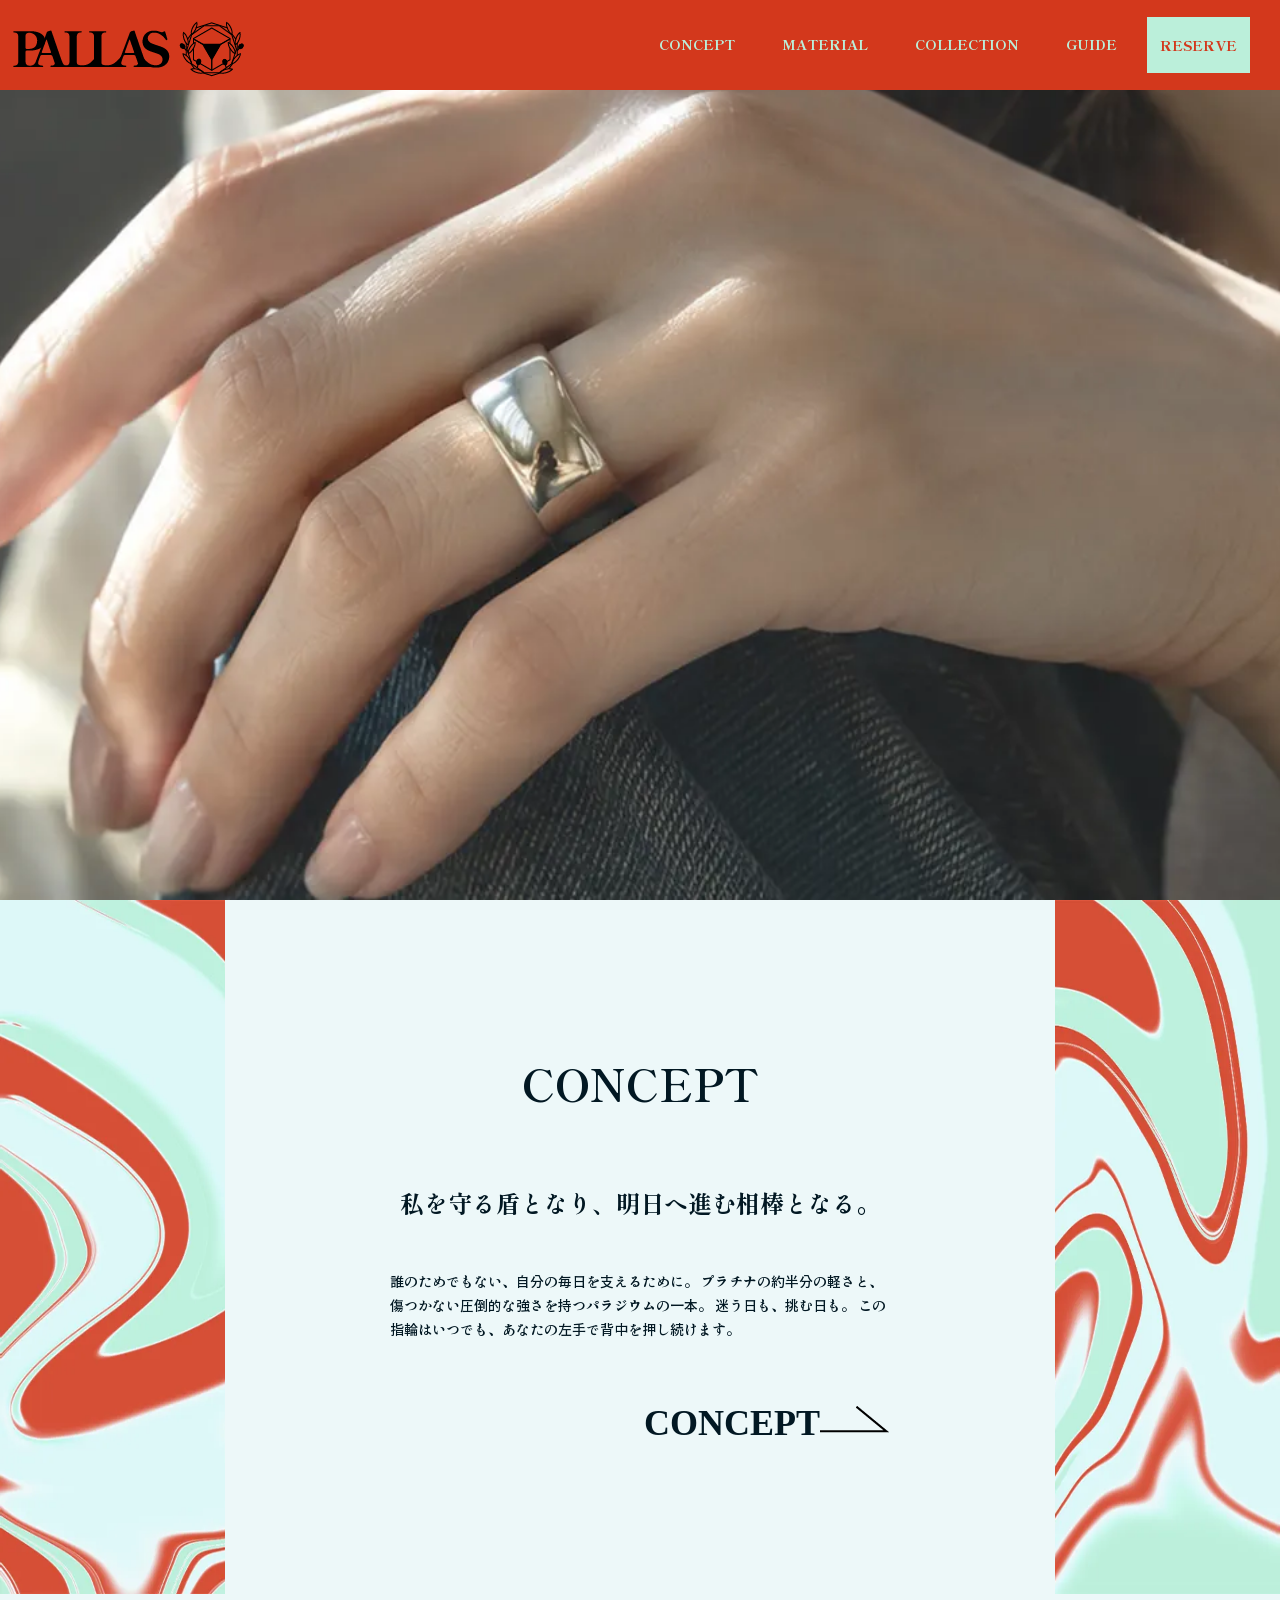
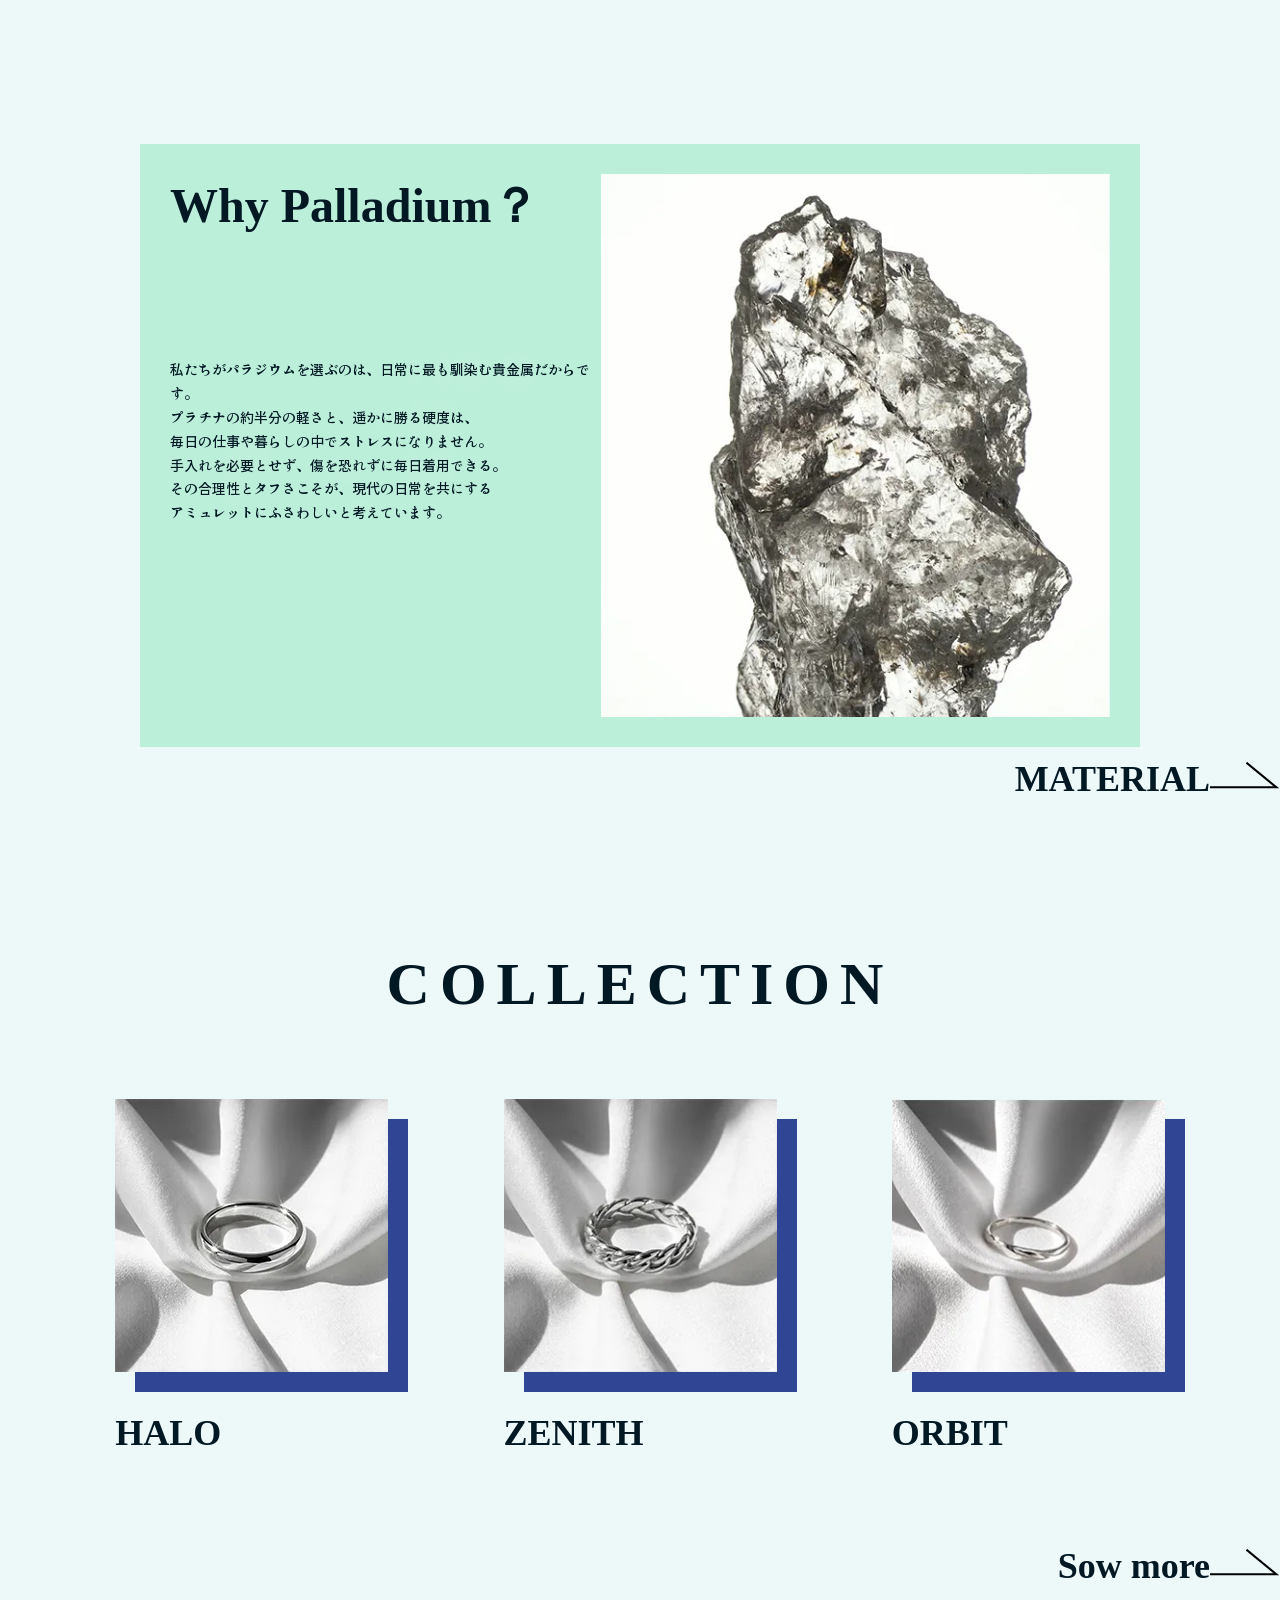
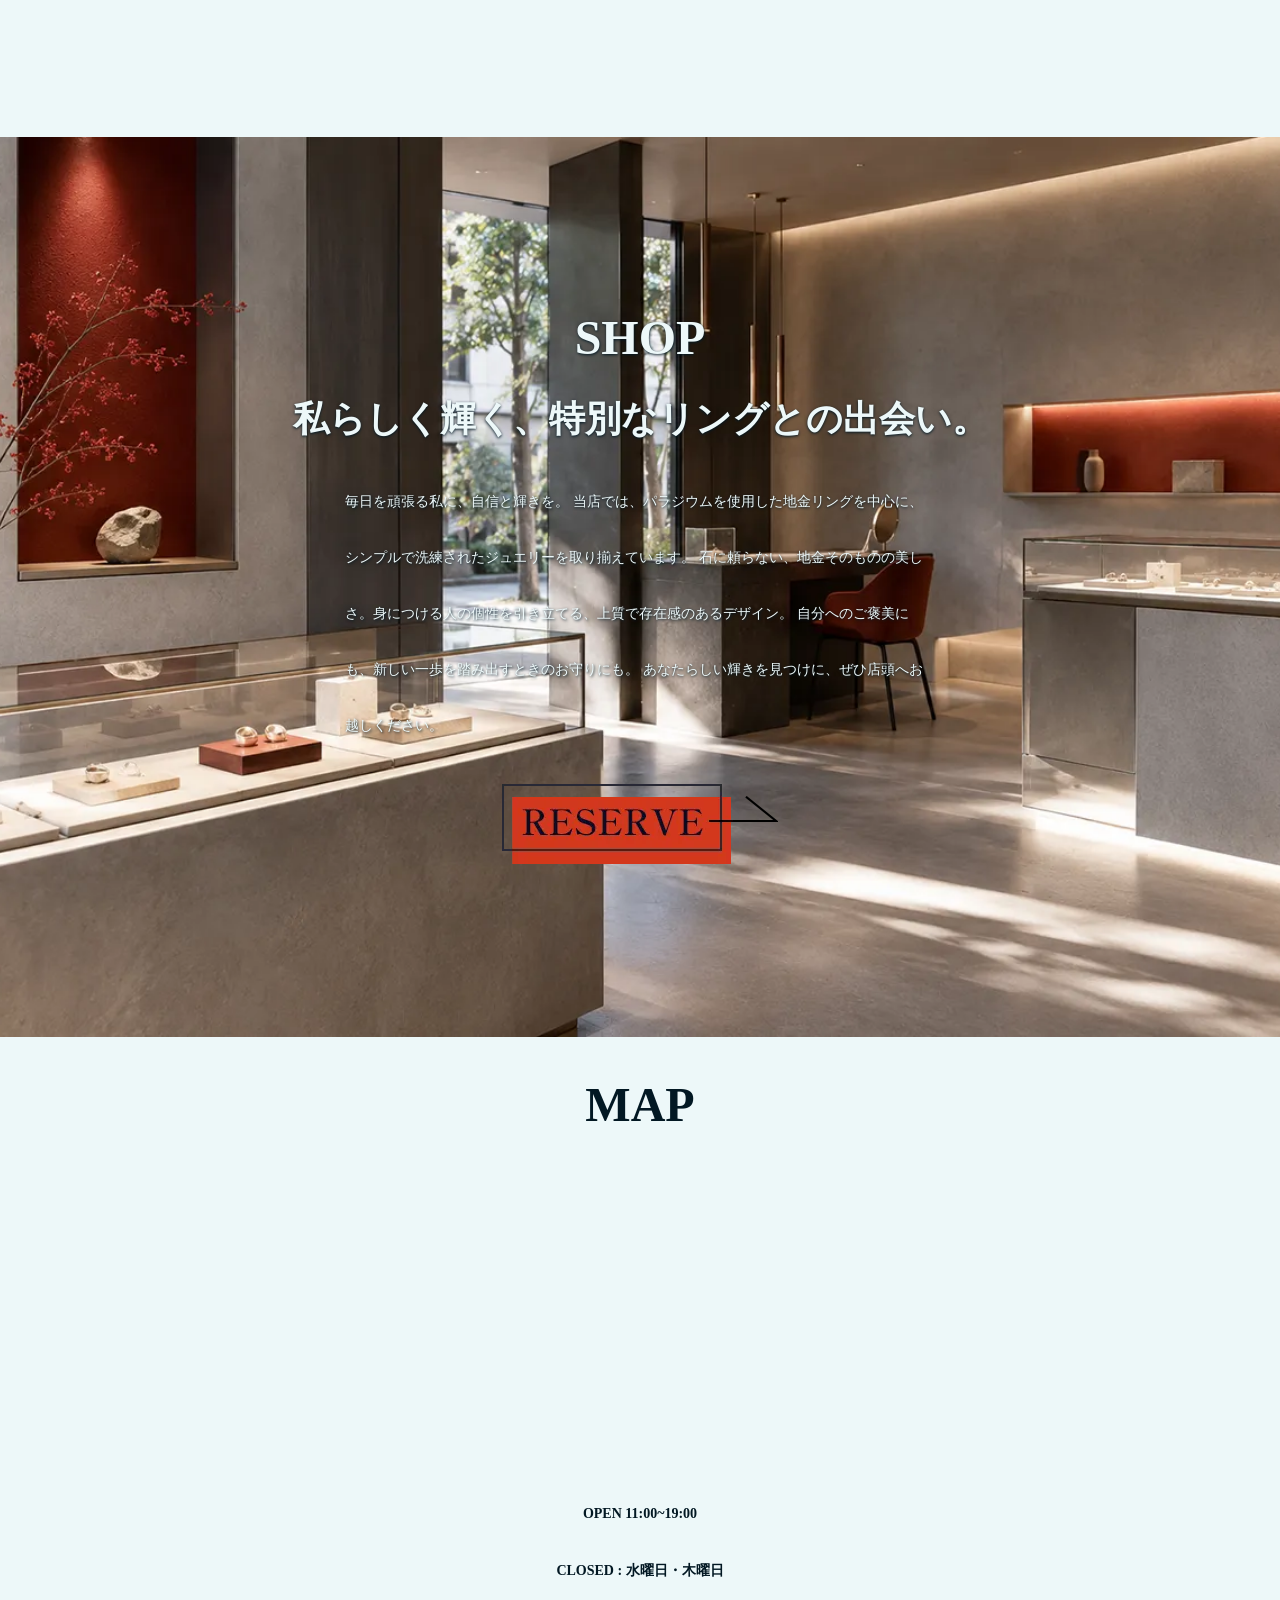
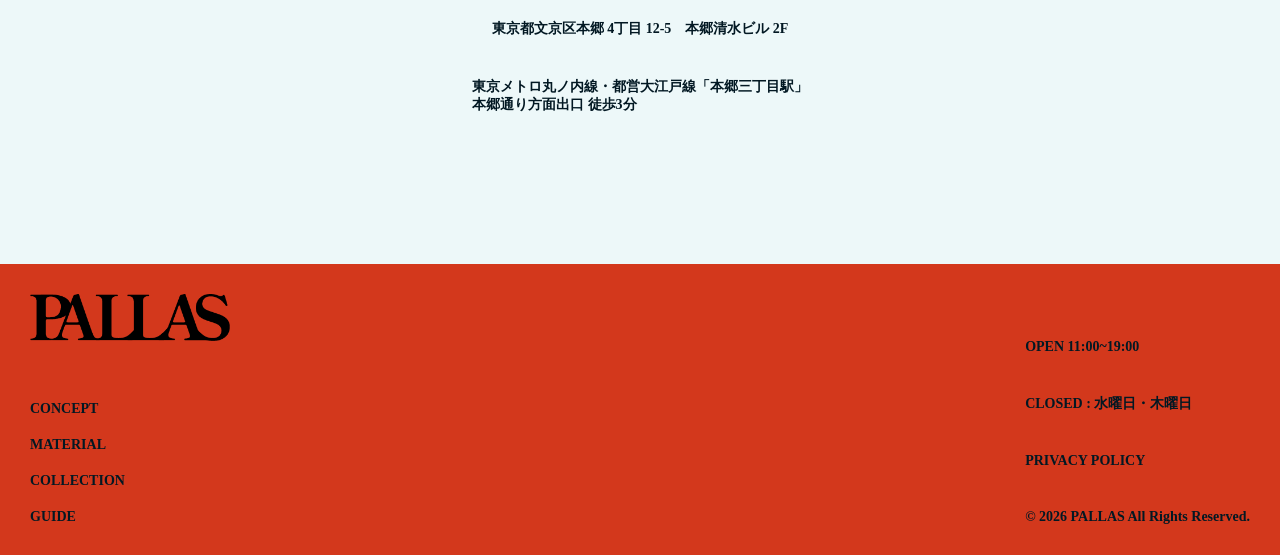
<file: index.html>
<!DOCTYPE HTML>
<html lang="ja">
<meta charset="utf-8">
<head><link rel="preconnect" href="https://fonts.googleapis.com">
<meta name="viewport" content="width=device-width, initial-scale=1">
<link rel="preconnect" href="https://fonts.gstatic.com" crossorigin>
<link href="https://fonts.googleapis.com/css2?family=Shippori+Antique&family=Shippori+Mincho+B1:wght@400;500;600;700;800&display=swap" rel="stylesheet">
<title>PALLAS</title>
<link href="css/reset.css" rel="stylesheet">
<link href="css/style.css" rel="stylesheet">
</head>

<body>

<header>
    <div class="mv">
            
    
        <div class="heder">
            
            <nav>
                <div class="rogo">
                    <a href="#">
                        <img src="img/rogo-type.webp" alt="パラス" width="100%" height="100%">
                    </a>
                </div>
            
                <div class="guronavi">
                    <div class="guronavi">
                        <a href="concept/index.html">
                            <p>CONCEPT</p>
                        </a>
                    </div>
                    <div class="guronavi">
                        <a href="material/index.html">
                            <p>MATERIAL</p>
                        </a>
                    </div>
                    <div class="guronavi">
                        <a href="collection/index.html">
                            <p>COLLECTION</p>
                        </a>
                    </div>
                    <div class="guronavi">
                        <a href="guide/index.html">
                            <p>GUIDE</p>
                        </a>
                    </div>
                    <div class="reserve-top">
                        <a href="reserve/index.html" >
                            <p>RESERVE</p>
                        </a>   
                    </div>
                </div> 
            
            </nav>
        </div>
    </div>
</header>

<main>
    <section class="concept">
        <div class="concept-top">
            <h2>CONCEPT</h2>
        
            <div class="copy">
                <h1>私を守る盾となり、明日へ進む相棒となる。</h1>
            </div>
            
            <div class="concept-p">
                <p class="tx">
                    誰のためでもない、自分の毎日を支えるために。
                    プラチナの約半分の軽さと、
                    傷つかない圧倒的な強さを持つパラジウムの一本。
                    迷う日も、挑む日も。
                    この指輪はいつでも、あなたの左手で背中を押し続けます。
                </p>
            </div>
            <div class="y1">
                    <div >
                        <a href="concept/index.html">
                        <h3>CONCEPT</h3>
                        </a>
                    </div>
                    <div class="y2">
                        <a href="concept/index.html">
                        <img src="img/simple_y.webp" alt="やじるし" width="70" height="26">
                        </a>
                    </div>
            </div>  
        </div> 
    </section>

    <section class="material-top">
        <div class="matete">
            <div class="mate">
                <div class="why">
                    <h2>Why Palladium？</h2>
                </div>
                <div class="tx">
                    <p class="matetx">私たちがパラジウムを選ぶのは、日常に最も馴染む貴金属だからです。<br>
                        プラチナの約半分の軽さと、遥かに勝る硬度は、<br>
                        毎日の仕事や暮らしの中でストレスになりません。<br>
                        手入れを必要とせず、傷を恐れずに毎日着用できる。<br>
                        その合理性とタフさこそが、現代の日常を共にする<br>
                        アミュレットにふさわしいと考えています。
                    </p>
                </div>
            </div>
            <div class="mate-back">
                <img src="img/top_22.webp" width="529" height="564">
            </div>
        </div>
        <div class="y1">
            <div>
                <a href="material/index.html">
                    <h3>MATERIAL</h3>
                </a>
            </div>
            <div class="y2">
                <a href="material/index.html">
                    <img src="img/simple_y.webp" alt="やじるし" width="70" height="26">
                </a>
            </div>
        </div>
    </section>

    <section class="collection">
        <div class="collection-h2">
            <h2>COLLECTION</h2>
        </div>
        <div class="item">
            <div class="items">
                <a href="collection/index.html">
                    <img src="img/06.webp" class="item-line" alt="シンプルな飾りのないリング" width="273" height="273" >
                    <h3 class="item-line2">HALO</h3>
                </a>
            </div>
            <div class="items">
                <a href="collection/index.html">
                    <img src="img/item2.webp" class="item-line" alt="チェーンモチーフのリング" width="273" height="273">
                    <h3 class="item-line2">ZENITH</h3>
                </a>
            </div>
            <div class="items">
                <a href="collection/index.html">
                    <img src="img/item_22.webp" class="item-line" alt="シンプルな飾りのないピンキーリング" width="273" height="273">
                      <h3 class="item-line2">ORBIT</h3>
                </a>
            </div>
        </div>
        
        <div class="y1">
            <div>
                <a href="collection/index.html">
                    <h3>Sow more</h3>
                </a>
            </div>
            <div class="y2">
                <a href="collection/index.html">
                    <img src="img/simple_y.webp" alt="やじるし" width="70" height="27">
                </a>
            </div>
        </div>
    </section>
    
    <section class="shop">
        <h2 class="shop-top">SHOP</h2>

        <div class="shop-copy">
            <h3>私らしく輝く、特別なリングとの出会い。</h3>
        </div>
        <div class="shop-text">
            <p>毎日を頑張る私に、自信と輝きを。

                当店では、パラジウムを使用した地金リングを中心に、シンプルで洗練されたジュエリーを取り揃えています。

                石に頼らない、地金そのものの美しさ。身につける人の個性を引き立てる、上質で存在感のあるデザイン。

                自分へのご褒美にも、新しい一歩を踏み出すときのお守りにも。

                あなたらしい輝きを見つけに、ぜひ店頭へお越しください。
            </p>
        </div>
         <div class="re-y">
            <a href="reserve/index.html">
                <img src="img/reserve-btn_30.webp" alt="予約ボタン" width="276" height="80">
            </a>
        </div>
    </section>

    <section class="map">
        
        <h2 class="map-h2">MAP</h2>
        <div class="g-map">
               <iframe src="https://www.google.com/maps/embed?pb=!1m18!1m12!1m3!1d3792.7884409238422!2d139.76074720621065!3d35.70639695568963!2m3!1f0!2f0!3f0!3m2!1i1024!2i768!4f13.1!3m3!1m2!1s0x60188db9cf2bc977%3A0xe8287c3e0e8e4e7!2z44Ki44Or44OH44K244Kk44Oz44Kr44Oz44OR44OL44O8!5e0!3m2!1sja!2sjp!4v1789910554653!5m2!1sja!2sjp" width="440" height="290" style="border:0;" allowfullscreen="" loading="lazy" referrerpolicy="strict-origin-when-cross-origin"></iframe>
        </div>

        <div class="addres">
           <p>OPEN 11:00~19:00</p>
        </div>
        <div class="addres">
           <p>CLOSED : 水曜日・木曜日</p>
        </div>
        <div class="addres">
            <p>東京都文京区本郷 4丁目 12-5　本郷清水ビル 2F</p>
        </div>
        <div class="addres">
            <p>東京メトロ丸ノ内線・都営大江戸線「本郷三丁目駅」<br>
                本郷通り方面出口 徒歩3分
            </p>
        </div>    
        
    </section>
         
</main>

<footer>
    
    <div class="footer-a">
        <div class="logo-f">
            <img src="img/yubiwa_rogotype.webp" class="logo-f" alt="PALLAS" width="200" height="47">
        </div>
        <div>
            <a href="concept/index.html">
                <p>CONCEPT</p>
            </a>
        </div>
        <div>
            <a href="material/index.html">
                <p>MATERIAL</p>
            </a>
        </div>
        <div>
            <a href="collection/index.html">
                <p>COLLECTION</p>
            </a>
        </div>
        <div>
            <a href="guide/index.html">
                <p>GUIDE</p>
            </a>
        </div>
    </div>
    <div class="footer-b">
            <div>
            <p>OPEN 11:00~19:00</p>
            </div>
            <div>
            <p>CLOSED : 水曜日・木曜日</p>
            </div>
             <div>
                <a href="../privacy policy/index.html">
                    <p>PRIVACY POLICY</p>
                </a>
            </div>
            <div>
            <p>© 2026 PALLAS All Rights Reserved.</p>
            </div>
    </div>
    
</footer>
</body>
</html>
</file>
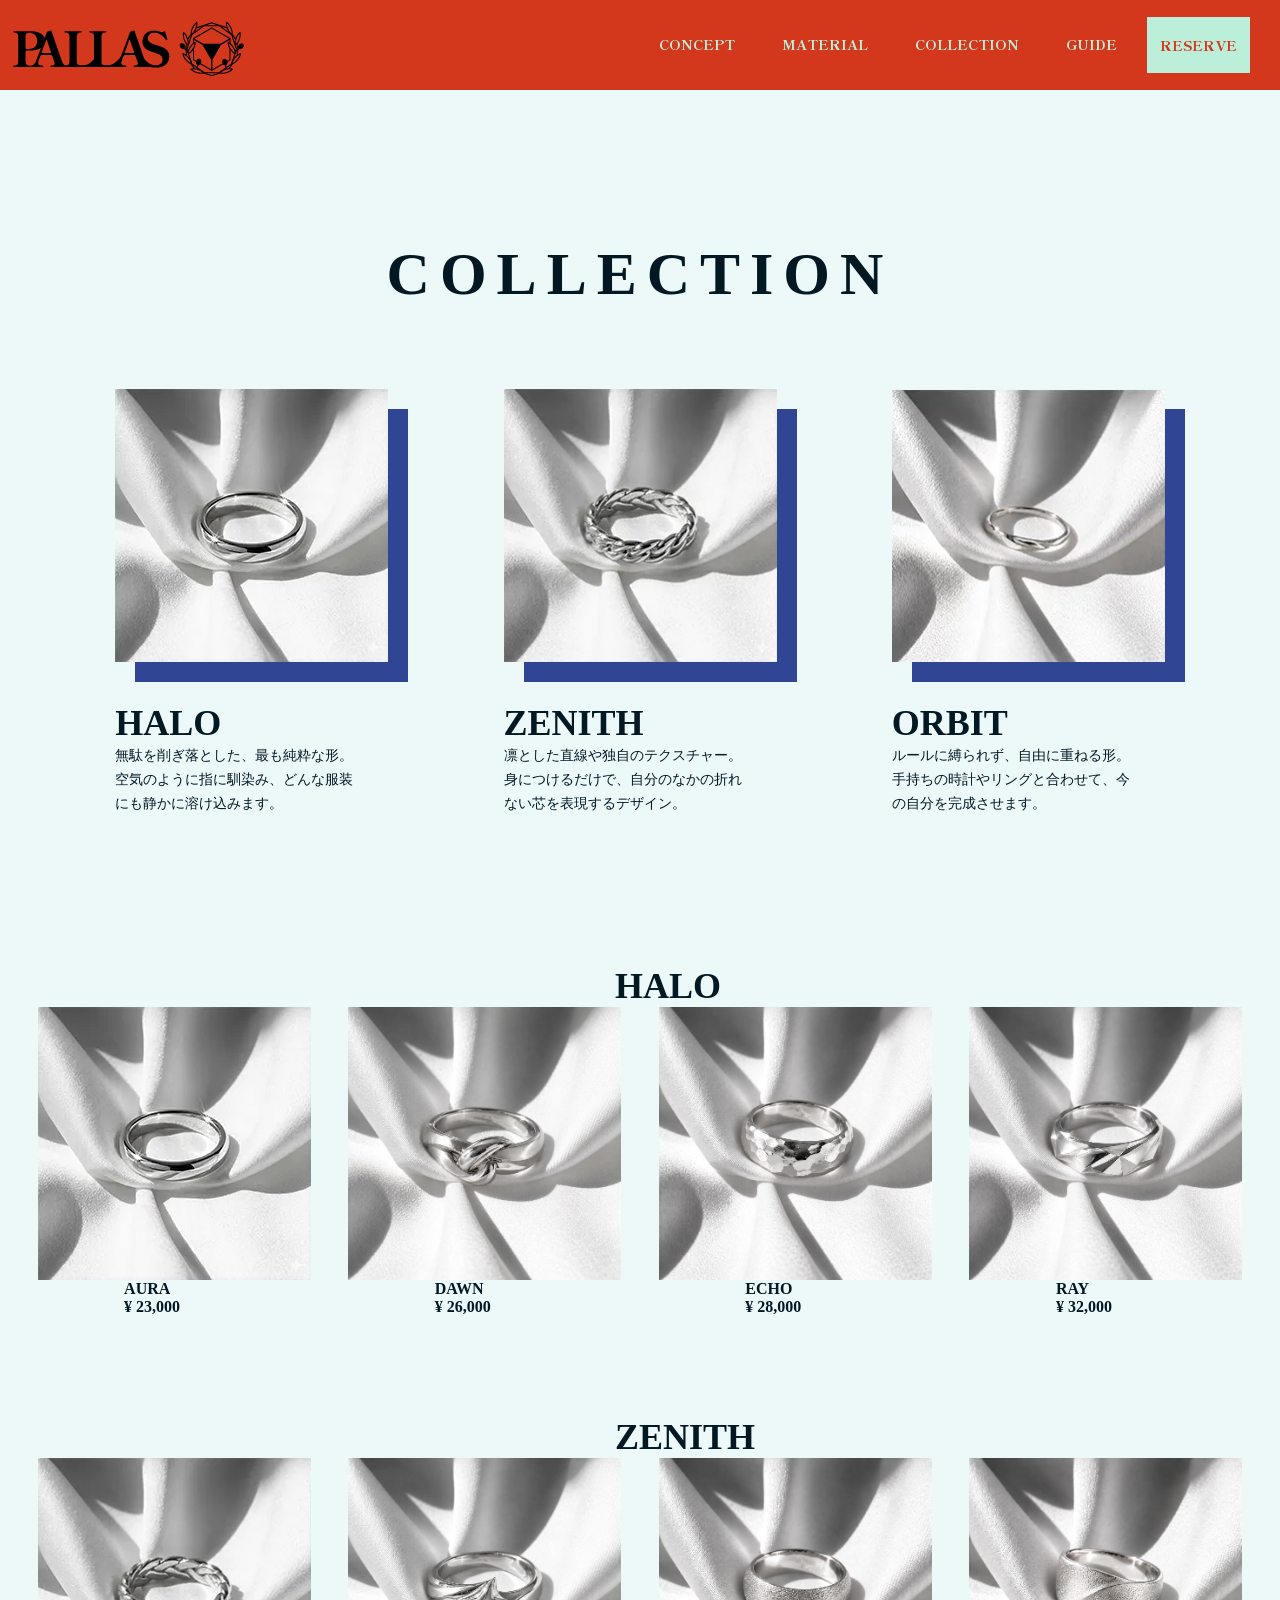
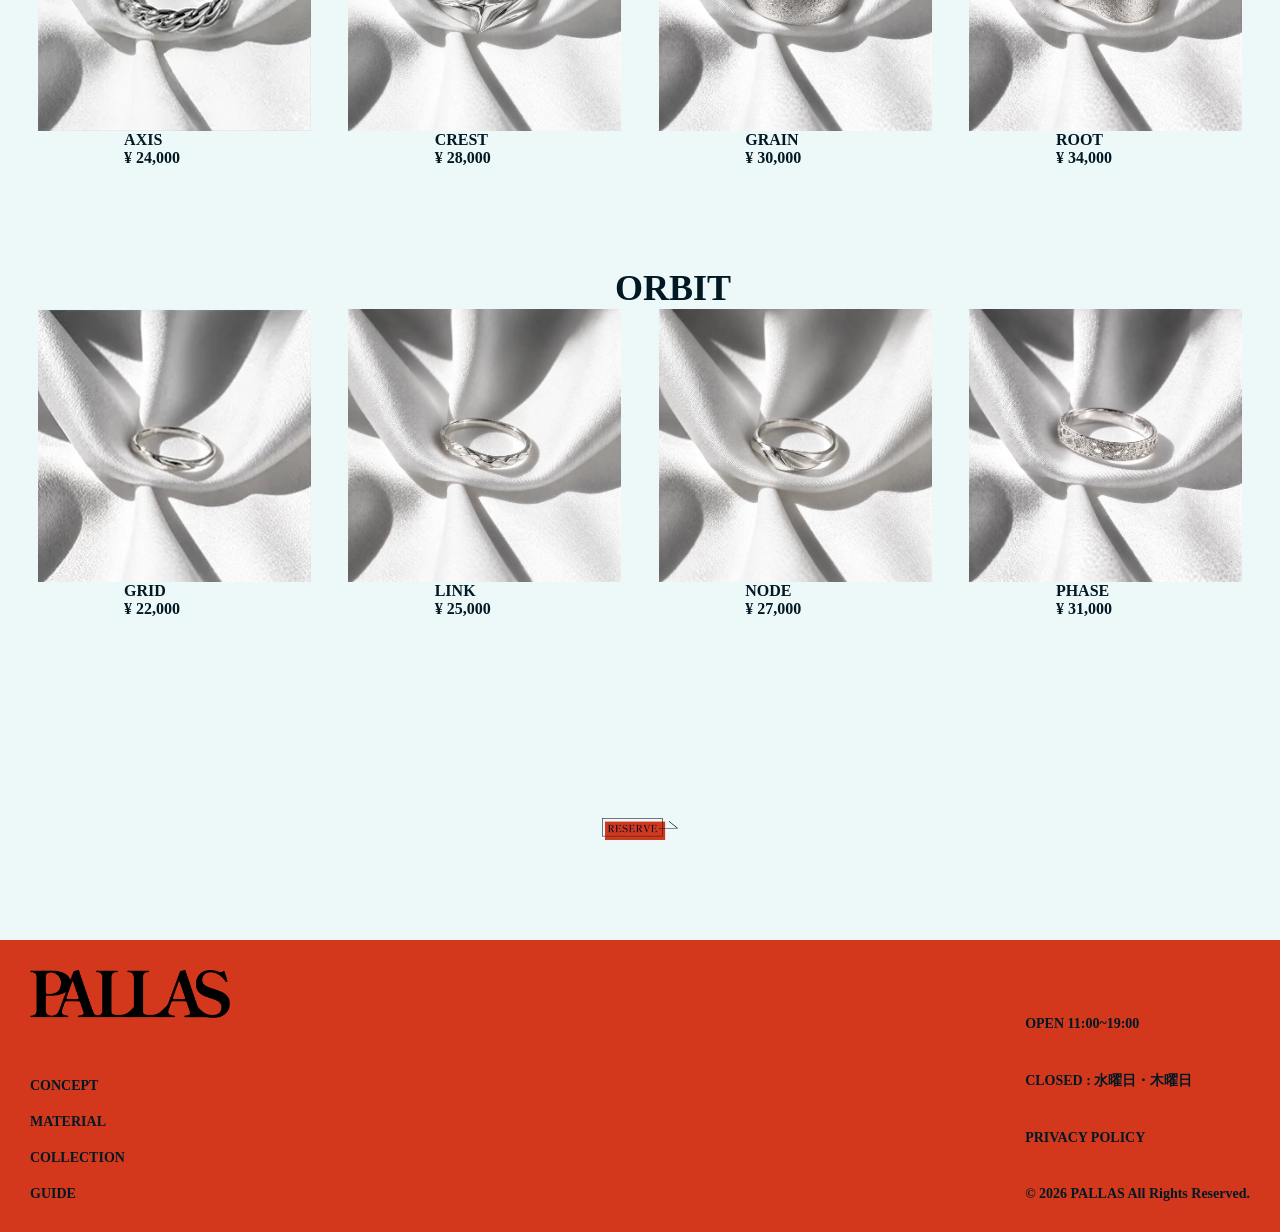
<file: collection/index.html>
<!DOCTYPE HTML>
<html lang="ja">
<head><link rel="preconnect" href="https://fonts.googleapis.com">
<meta name="viewport" content="width=device-width, initial-scale=1">
<link rel="preconnect" href="https://fonts.gstatic.com" crossorigin>
<link href="https://fonts.googleapis.com/css2?family=Shippori+Antique&family=Shippori+Mincho+B1:wght@400;500;600;700;800&display=swap" rel="stylesheet">
<meta charset="utf-8">
<title>タイトル</title>
<link href="../css/reset.css" rel="stylesheet">
<link href="../css/style.css" rel="stylesheet">
</head>

<body>
<header>
    <div class="heder">
        <nav>
            <div class="rogo">
                <a href="../index.html">
                    <img src="../img/rogo-type.webp" alt="パラス" width="100%" height="100%">
                </a>
            </div>
           
            <div class="guronavi">
                <div class="guronavi">
                    <a href="../concept/index.html">
                        <p>CONCEPT</p>
                    </a>
                </div>
                <div class="guronavi">
                    <a href="../material/index.html">
                        <p>MATERIAL</p>
                    </a>
                </div>
                <div class="guronavi">
                    <a href="../collection/index.html">
                        <p>COLLECTION</p>
                    </a>
                </div>
                <div class="guronavi">
                    <a href="../guide/index.html">
                        <p>GUIDE</p>
                    </a>
                </div>
                <div class="reserve-top">
                     <a href="../reserve/index.html" >
                        <p>RESERVE</p>
                    </a>   
                </div>
            </div> 
           
        </nav>
    </div>
</header>
<main>
    <section class="collection">
        <div class="collection-h2">
            <h2>COLLECTION</h2>
        </div>
        <div class="item">
            <div class="items">
                <a href="#halo">
                    <img src="../img/06.webp" class="item-line" alt="シンプルな飾りのないリング" width="273" height="273" >
                    <h3 class="item-line2">HALO</h3>
                </a>
                <p>無駄を削ぎ落とした、最も純粋な形。空気のように指に馴染み、どんな服装にも静かに溶け込みます。</p>
            </div>
            <div class="items">
                <a href="#zenith">
                    <img src="../img/item2.webp" class="item-line" alt="チェーンモチーフのリング" width="273" height="273">
                    <h3 class="item-line2">ZENITH</h3>
                </a>
                <p>凛とした直線や独自のテクスチャー。身につけるだけで、自分のなかの折れない芯を表現するデザイン。</p>
            </div>
            <div class="items">
                <a href="#orbit">
                    <img src="../img/item_22.webp" class="item-line" alt="シンプルな飾りのないピンキーリング" width="273" height="273">
                      <h3 class="item-line2">ORBIT</h3>
                </a>
                <p>ルールに縛られず、自由に重ねる形。手持ちの時計やリングと合わせて、今の自分を完成させます。</p>
            </div>
        </div>
    </section>
    <section class="collections">
        <h3 id="halo">
            HALO
        </h3>
        <div class="item-halo" >
            <div>
                <a href="../item/index.html">
                <img src="../img/06.webp" alt="シンプルな飾りのないリング" width="273" height="273" >
                <p>AURA<br>¥ 23,000</p>
                </a>
            </div>
            <div>
                <img src="../img/items-5.webp" alt="結び目のあるリング" width="273" height="273">
                <p>DAWN<br>¥ 26,000</p>
            </div>
            <div>
                <img src="../img/items-15.webp" alt="槌目加工のあるリング" width="273" height="273">
                <p>ECHO<br>¥ 28,000</p>
            </div>
            <div>
                <img src="../img/items-38.webp" alt="カッティング加工されたリング" width="273" height="273">
                <p>RAY<br>¥ 32,000</p>
            </div>
        </div>
         <h3 id="zenith">
                ZENITH
        </h3>
        <div class="item-halo" >
           
            <div>
                <img src="../img/item2.webp" alt="チェーンモチーフのリング" width="273" height="273">
                <p>AXIS<br>¥ 24,000</p>
            </div>
            <div>
                <img src="../img/items-6.webp" class="星モチーフのリング" width="273" height="273">
                <p>CREST<br>¥ 28,000</p>
            </div>
            <div>
                <img src="../img/items_22.webp" alt="ざらついた質感のリング" width="273" height="273">
                <p>GRAIN<br>¥ 30,000</p>
            </div>
            <div>
                <img src="../img/items-42.webp" alt="ざらついた質感に曲線が入ったリング" width="273" height="273">
                <p>ROOT<br>¥ 34,000</p> 
            </div>
        </div>
            <h3 id="orbit">
              ORBIT  
            </h3>
        <div class="item-halo" >
           
            <div>
                <img src="../img/item_22.webp"  alt="シンプルな飾りのないピンキーリング" width="273" height="273">
                <p>GRID<br>¥ 22,000</p> 
            </div>
            <div>
                <img src="../img/items-11.webp" alt="鱗模様のリング" width="273" height="273">
                <p>LINK<br>¥ 25,000</p>
            </div>
            <div>
                <img src="../img/items-7.webp" alt="ひねりのある細身のリング" width="273" height="273">
                <p>NODE<br>¥ 27,000</p>
            </div>
            <div>
                <img src="../img/items_29.webp" alt="レースモチーフのリング" width="273" height="273">
                <p>PHASE<br>¥ 31,000</p>
            </div>
        </div>
        <div class="coll-rebtn">
            <a href="../reserve/index.html">
            <img src="../img/reserve-btn_30.webp" alt="予約ボタン" width="276" height="80">
            </a>
        </div>
    </section>

</main>

<footer>
    
    <div class="footer-a">
        <div class="logo-f">
            <img src="../img/yubiwa_rogotype.webp" class="logo-f" alt="PALLAS" width="200" height="47">
        </div>
        <div>
            <a href="../concept/index.html">
                <p>CONCEPT</p>
            </a>
        </div>
        <div>
            <a href="../material/index.html">
                <p>MATERIAL</p>
            </a>
        </div>
        <div>
            <a href="../collection/index.html">
                <p>COLLECTION</p>
            </a>
        </div>
        <div>
            <a href="../guide/index.html">
                <p>GUIDE</p>
            </a>
        </div>
    </div>
    <div class="footer-b">
            <div>
            <p>OPEN 11:00~19:00</p>
            </div>
            <div>
            <p>CLOSED : 水曜日・木曜日</p>
            </div>
             <div>
                <a href="../privacy policy/index.html">
                    <p>PRIVACY POLICY</p>
                </a>
            </div>
            <div>
            <p>© 2026 PALLAS All Rights Reserved.</p>
            </div>
    </div>
    
</footer>
</body>
</html>
</file>
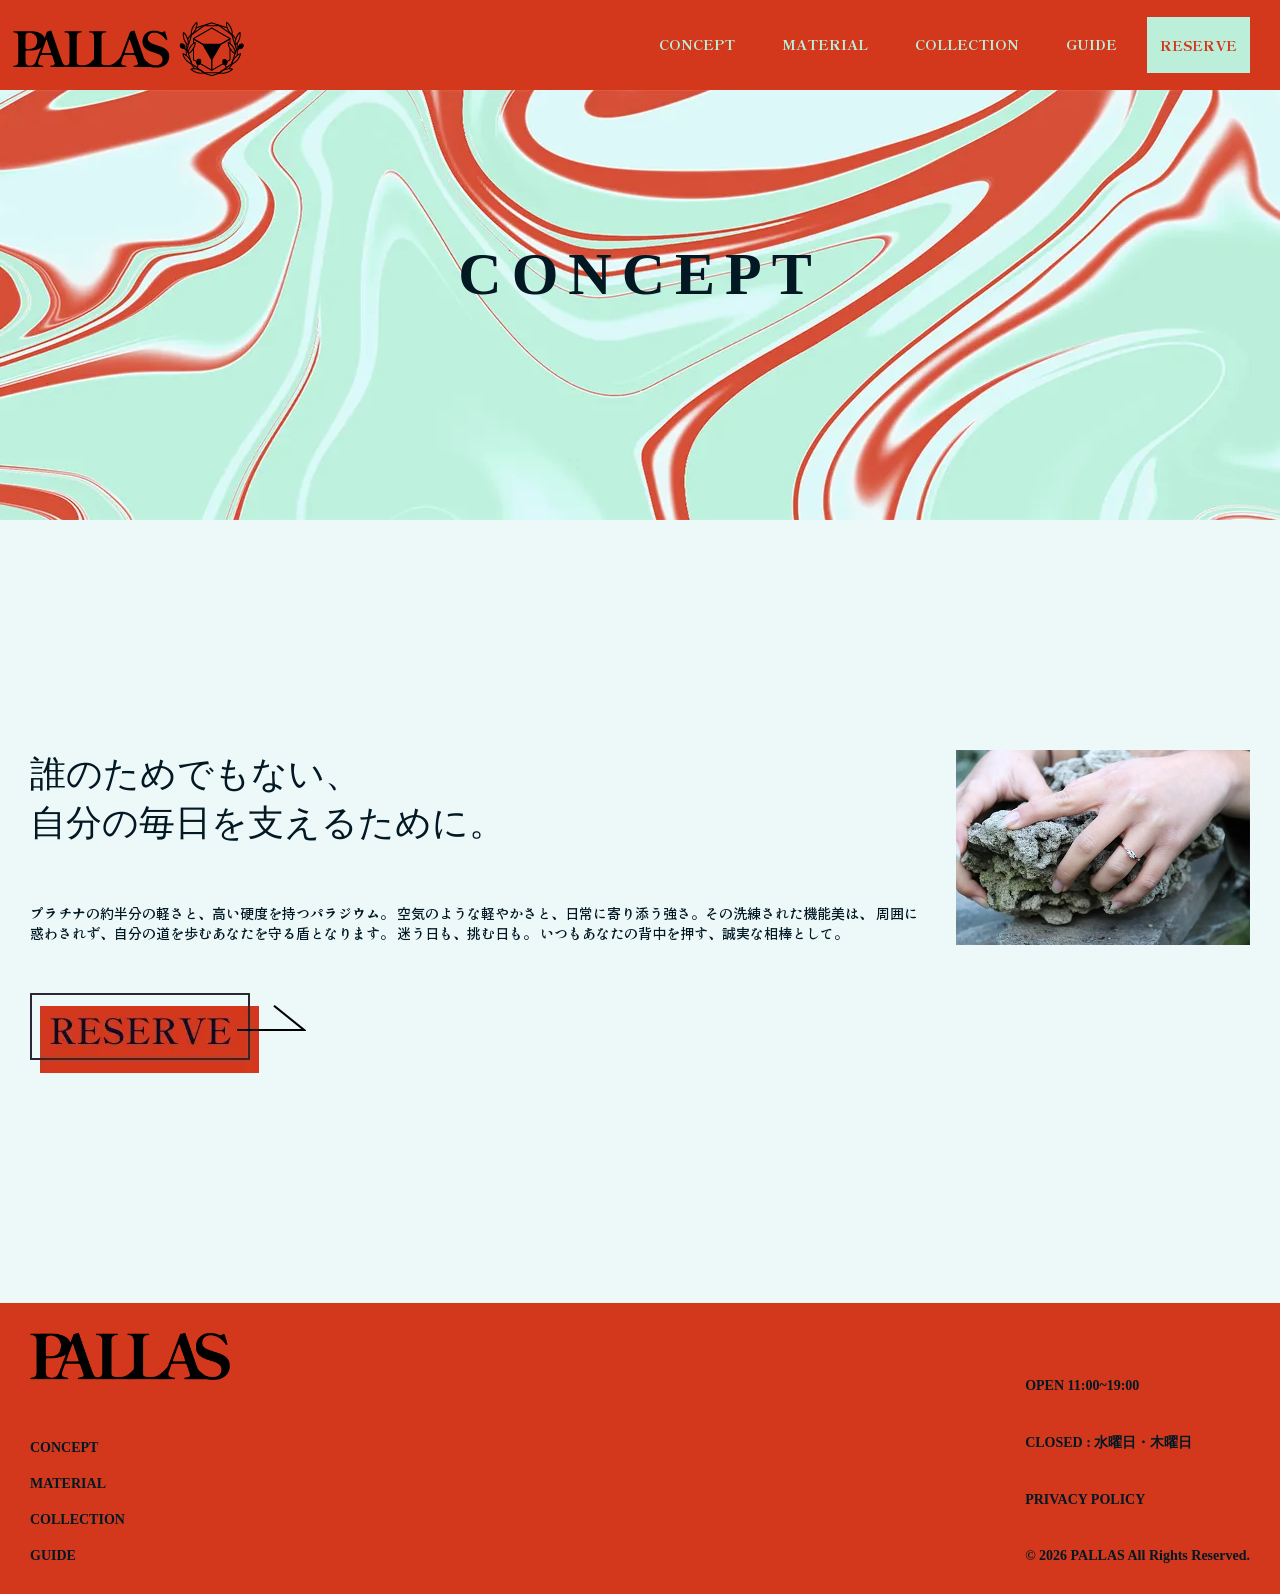
<file: concept/index.html>
<!DOCTYPE HTML>
<html lang="ja">
<head><link rel="preconnect" href="https://fonts.googleapis.com">
<meta name="viewport" content="width=device-width, initial-scale=1">
<link rel="preconnect" href="https://fonts.gstatic.com" crossorigin>
<link href="https://fonts.googleapis.com/css2?family=Shippori+Antique&family=Shippori+Mincho+B1:wght@400;500;600;700;800&display=swap" rel="stylesheet">
<meta charset="utf-8">
<title>タイトル</title>
<link href="../css/reset.css" rel="stylesheet">
<link href="../css/style.css" rel="stylesheet">
</head>

<body>
<header>
    <div class="heder">
        <nav>
            <div class="rogo">
                <a href="../index.html">
                    <img src="../img/rogo-type.webp" alt="パラス" width="100%" height="100%">
                </a>
            </div>
           
            <div class="guronavi">
                <div class="guronavi">
                    <a href="../concept/index.html">
                        <p>CONCEPT</p>
                    </a>
                </div>
                <div class="guronavi">
                    <a href="../material/index.html">
                        <p>MATERIAL</p>
                    </a>
                </div>
                <div class="guronavi">
                    <a href="../collection/index.html">
                        <p>COLLECTION</p>
                    </a>
                </div>
                <div class="guronavi">
                    <a href="../guide/index.html">
                        <p>GUIDE</p>
                    </a>
                </div>
                <div class="reserve-top">
                     <a href="../reserve/index.html" >
                        <p>RESERVE</p>
                    </a>   
                </div>
            </div> 
           
        </nav>
    </div>
</header>
<main>
    <section class="con">
        <div class="con-top">
            <h2>CONCEPT</h2>
        </div>
    
        <div class="contens-con">
            <div class="con-p">
                <h2 class="con-h2">
                誰のためでもない、<br>
                自分の毎日を支えるために。  
                </h2>
                <p>
                プラチナの約半分の軽さと、高い硬度を持つパラジウム。

                空気のような軽やかさと、日常に寄り添う強さ。その洗練された機能美は、
                周囲に惑わされず、自分の道を歩むあなたを守る盾となります。

                迷う日も、挑む日も。
                いつもあなたの背中を押す、誠実な相棒として。
                </p>
                <div class="con-rebtn">
                    <a href="../reserve/index.html">
                    <img src="../img/reserve-btn_30.webp"  alt="予約ボタン" width="276" height="80">
                    </a>
                </div>
            </div>
            <div class="con-im1">
                <img src="../img/concept_05.webp" class="con-im1-1" alt="指輪を嵌めた手" width="559" height="372">
                
            </div>
        </div>
    </section>
</main>
<footer>
    
    <div class="footer-a">
        <div class="logo-f">
            <img src="../img/yubiwa_rogotype.webp" class="logo-f" alt="PALLAS" width="200" height="47">
        </div>
        <div>
            <a href="../concept/index.html">
                <p>CONCEPT</p>
            </a>
        </div>
        <div>
            <a href="../material/index.html">
                <p>MATERIAL</p>
            </a>
        </div>
        <div>
            <a href="../collection/index.html">
                <p>COLLECTION</p>
            </a>
        </div>
        <div>
            <a href="../guide/index.html">
                <p>GUIDE</p>
            </a>
        </div>
    </div>
    <div class="footer-b">
            <div>
            <p>OPEN 11:00~19:00</p>
            </div>
            <div>
            <p>CLOSED : 水曜日・木曜日</p>
            </div>
             <div>
                <a href="../privacy policy/index.html">
                    <p>PRIVACY POLICY</p>
                </a>
            </div>
            <div>
            <p>© 2026 PALLAS All Rights Reserved.</p>
            </div>
    </div>
    
</footer>
</body>
</html>
</file>
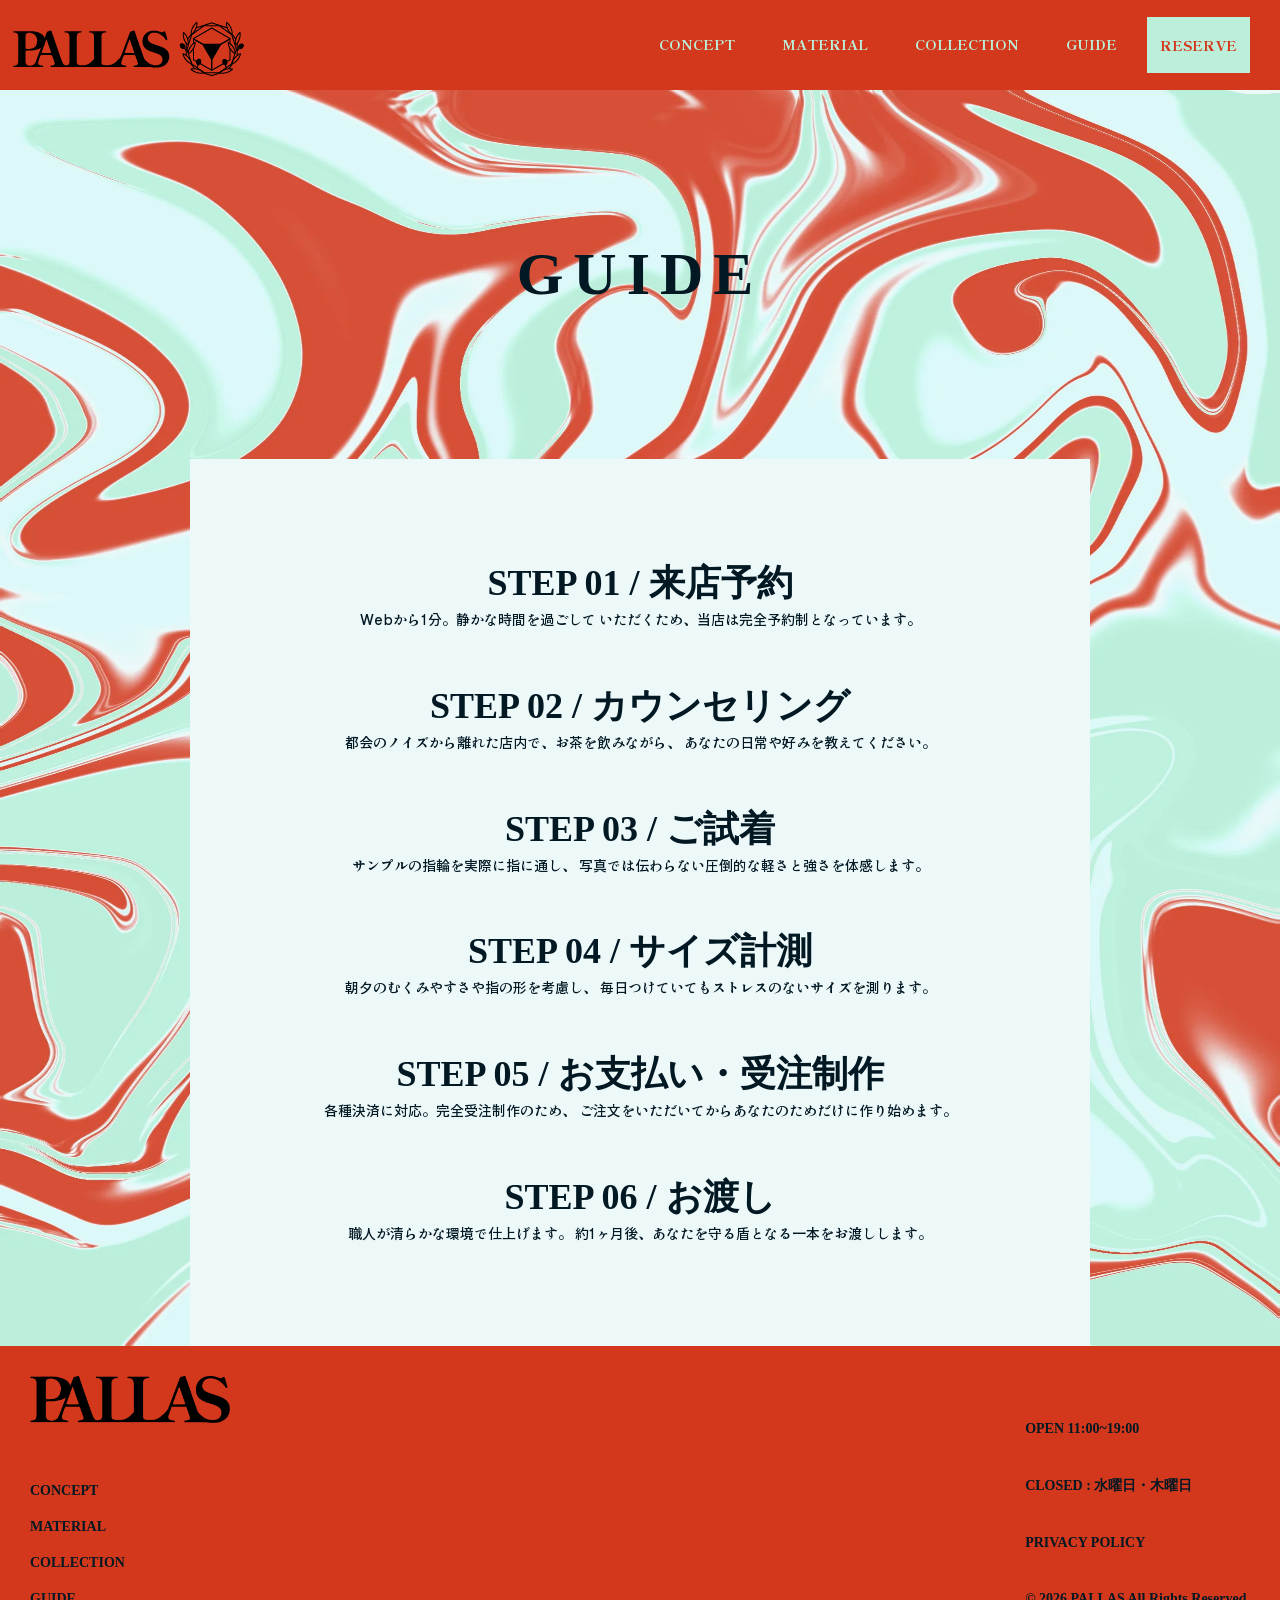
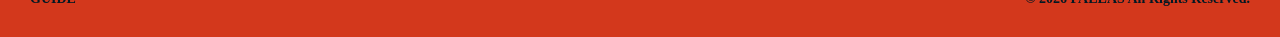
<file: guide/index.html>
<!DOCTYPE HTML>
<html lang="ja">
<head><link rel="preconnect" href="https://fonts.googleapis.com">
<meta name="viewport" content="width=device-width, initial-scale=1">
<link rel="preconnect" href="https://fonts.gstatic.com" crossorigin>
<link href="https://fonts.googleapis.com/css2?family=Shippori+Antique&family=Shippori+Mincho+B1:wght@400;500;600;700;800&display=swap" rel="stylesheet">
<meta charset="utf-8">
<title>タイトル</title>
<link href="../css/reset.css" rel="stylesheet">
<link href="../css/style.css" rel="stylesheet">
</head>

<body>
<header>
    <div class="heder">
        <nav>
            <div class="rogo">
                <a href="../index.html">
                    <img src="../img/rogo-type.webp" alt="パラス" width="100%" height="100%">
                </a>
            </div>
           
            <div class="guronavi">
                <div class="guronavi">
                    <a href="../concept/index.html">
                        <p>CONCEPT</p>
                    </a>
                </div>
                <div class="guronavi">
                    <a href="../material/index.html">
                        <p>MATERIAL</p>
                    </a>
                </div>
                <div class="guronavi">
                    <a href="../collection/index.html">
                        <p>COLLECTION</p>
                    </a>
                </div>
                <div class="guronavi">
                    <a href="../guide/index.html">
                        <p>GUIDE</p>
                    </a>
                </div>
                <div class="reserve-top">
                     <a href="../reserve/index.html" >
                        <p>RESERVE</p>
                    </a>   
                </div>
            </div> 
           
        </nav>
    </div>
</header>
<main >
    <div class="guide-top">

        <div class="guide-h1">
            <h1>GUIDE</h1>
        </div>
        <section class="guide-1">
            
            <div>
                <h2>STEP 01 / 来店予約</h2>
                <p>Webから1分。静かな時間を過ごして
                    いただくため、当店は完全予約制となっています。
                </p>
            </div>
            <div >
                <h2>STEP 02 / カウンセリング</h2>
                <p>都会のノイズから離れた店内で、お茶を飲みながら、
                    あなたの日常や好みを教えてください。
                </p>
            </div>
            <div>
                <h2>STEP 03 / ご試着</h2>
                <p>サンプルの指輪を実際に指に通し、
                    写真では伝わらない圧倒的な軽さと強さを体感します。
                </p>
            </div>
            <div>
                <h2>STEP 04 / サイズ計測</h2>
                <p>朝夕のむくみやすさや指の形を考慮し、
                    毎日つけていてもストレスのないサイズを測ります。
                </p>
            </div>
            <div >
                <h2>STEP 05 / お支払い・受注制作</h2>
                <p>各種決済に対応。完全受注制作のため、
                    ご注文をいただいてからあなたのためだけに作り始めます。
                </p>
            </div>
            <div >
                <h2>STEP 06 / お渡し</h2>
                <p>職人が清らかな環境で仕上げます。
                    約1ヶ月後、あなたを守る盾となる一本をお渡しします。
                </p>
            </div>
        </section>

    </div>
</main>

<footer>
    
    <div class="footer-a">
        <div class="logo-f">
            <img src="../img/yubiwa_rogotype.webp" class="logo-f" alt="PALLAS" width="200" height="47">
        </div>
        <div>
            <a href="../concept/index.html">
                <p>CONCEPT</p>
            </a>
        </div>
        <div>
            <a href="../material/index.html">
                <p>MATERIAL</p>
            </a>
        </div>
        <div>
            <a href="../collection/index.html">
                <p>COLLECTION</p>
            </a>
        </div>
        <div>
            <a href="../guide/index.html">
                <p>GUIDE</p>
            </a>
        </div>
    </div>
    <div class="footer-b">
            <div>
            <p>OPEN 11:00~19:00</p>
            </div>
            <div>
            <p>CLOSED : 水曜日・木曜日</p>
            </div>
             <div>
                <a href="../privacy policy/index.html">
                    <p>PRIVACY POLICY</p>
                </a>
            </div>
            <div>
            <p>© 2026 PALLAS All Rights Reserved.</p>
            </div>
    </div>
    
</footer>
</body>
</html>
</file>
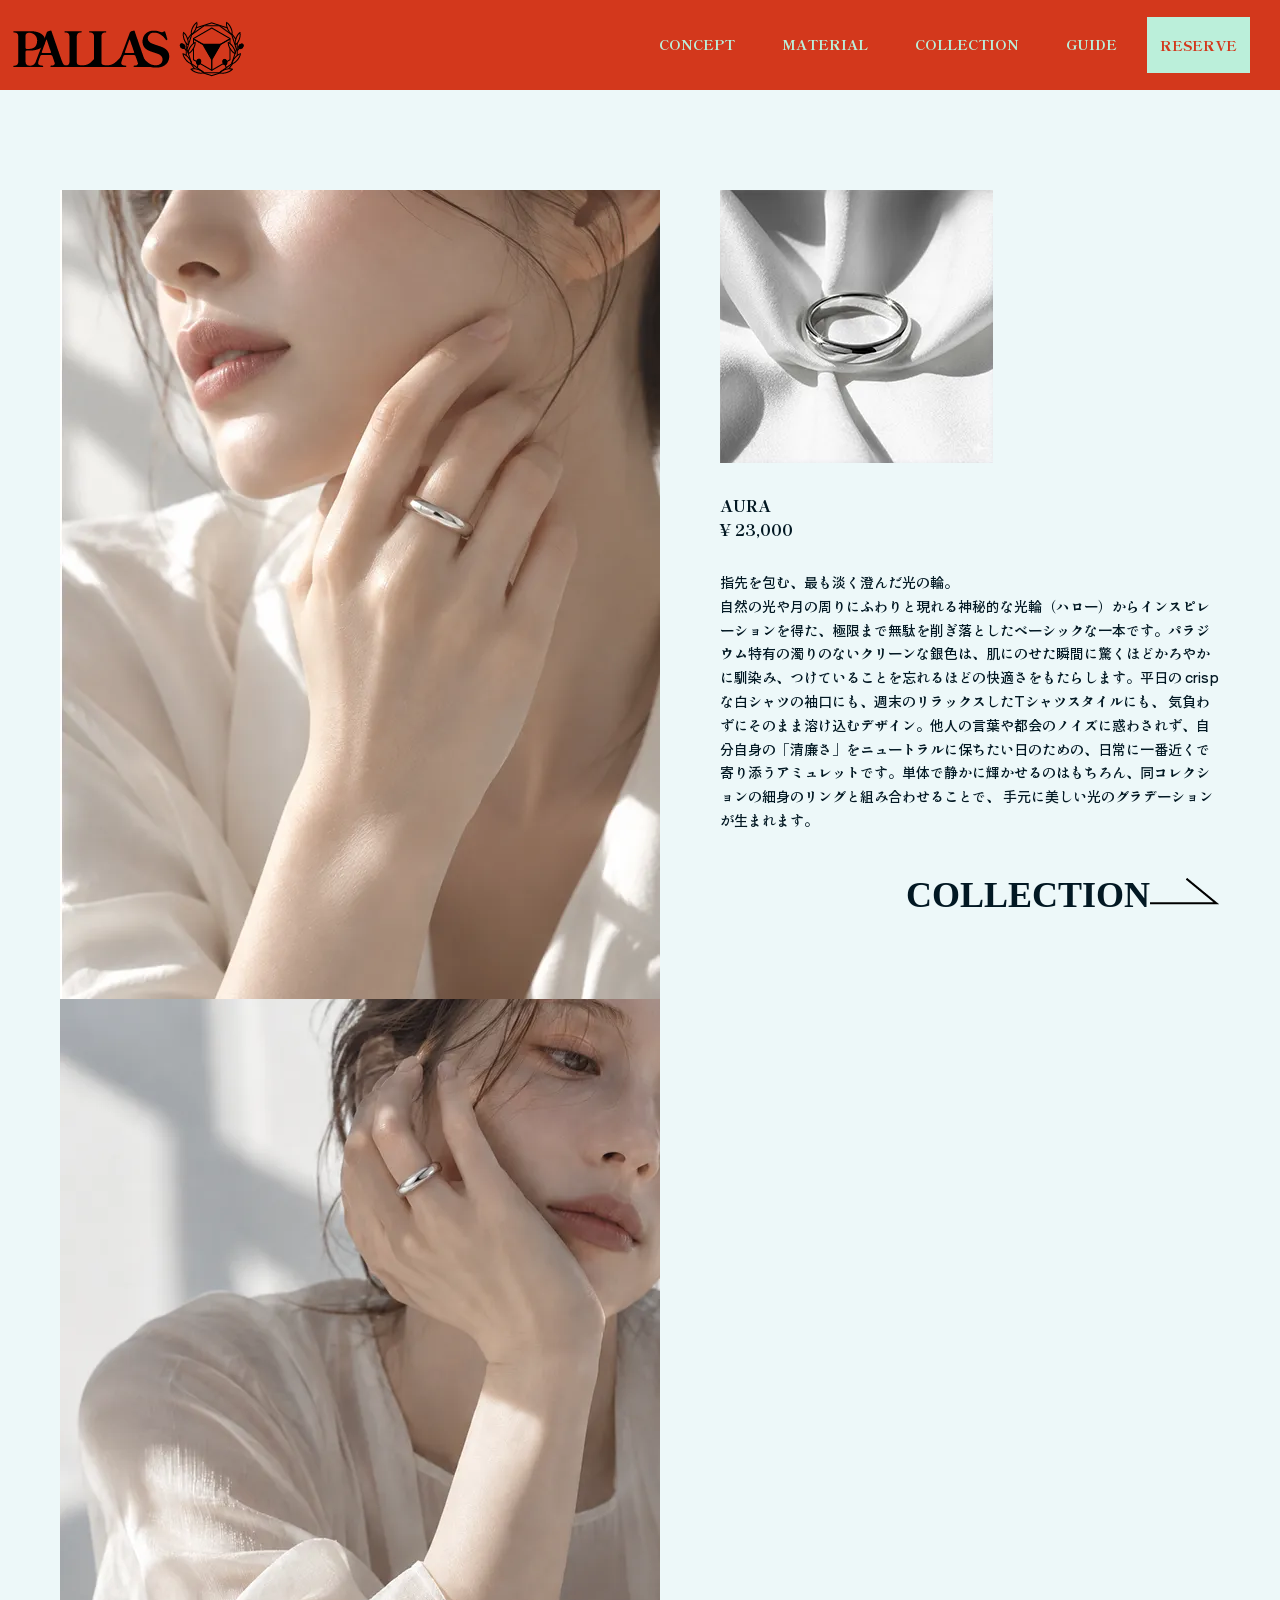
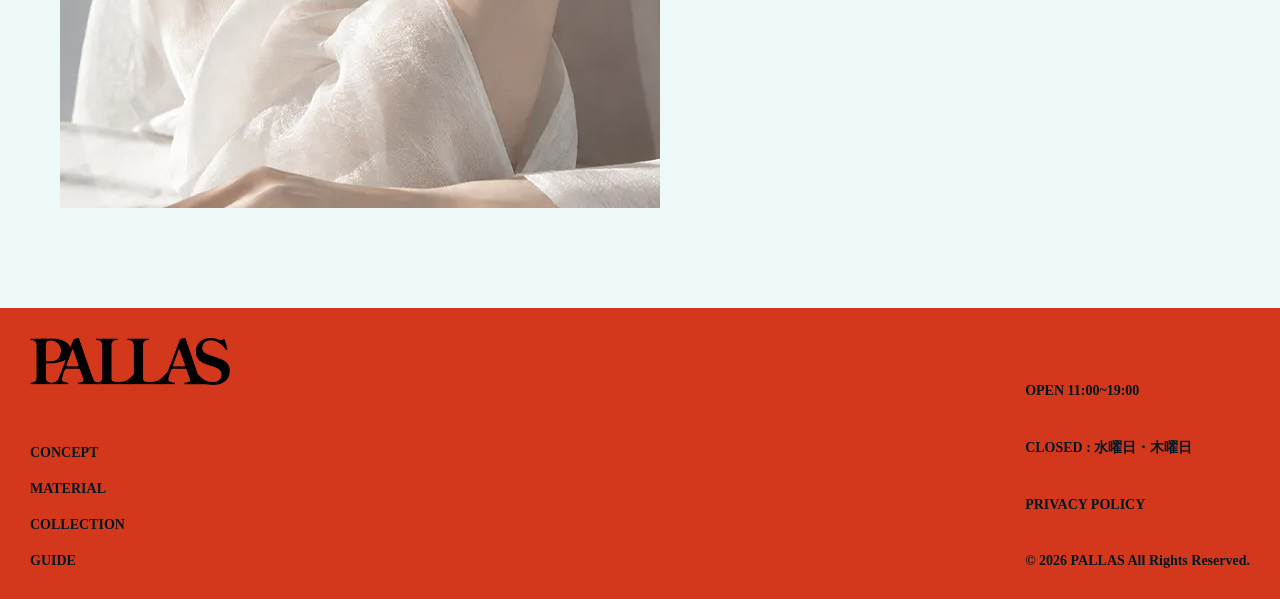
<file: item/index.html>
<!DOCTYPE HTML>
<html lang="ja">
<head><link rel="preconnect" href="https://fonts.googleapis.com">
<meta name="viewport" content="width=device-width, initial-scale=1">
<link rel="preconnect" href="https://fonts.gstatic.com" crossorigin>
<link href="https://fonts.googleapis.com/css2?family=Shippori+Antique&family=Shippori+Mincho+B1:wght@400;500;600;700;800&display=swap" rel="stylesheet">
<meta charset="utf-8">
<title>タイトル</title>
<link href="../css/reset.css" rel="stylesheet">
<link href="../css/style.css" rel="stylesheet">
</head>

<body>
<header>
    <div class="heder">
        <nav>
            <div class="rogo">
                <a href="../index.html">
                    <img src="../img/rogo-type.webp" alt="パラス" width="100%" height="100%">
                </a>
            </div>
           
            <div class="guronavi">
                <div class="guronavi">
                    <a href="../concept/index.html">
                        <p>CONCEPT</p>
                    </a>
                </div>
                <div class="guronavi">
                    <a href="../material/index.html">
                        <p>MATERIAL</p>
                    </a>
                </div>
                <div class="guronavi">
                    <a href="../collection/index.html">
                        <p>COLLECTION</p>
                    </a>
                </div>
                <div class="guronavi">
                    <a href="../guide/index.html">
                        <p>GUIDE</p>
                    </a>
                </div>
                <div class="reserve-top">
                     <a href="../reserve/index.html" >
                        <p>RESERVE</p>
                    </a>   
                </div>
            </div> 
           
        </nav>
    </div>
</header>
<main class="aura">
    <section class="aura-1">
        <div class="aura-2">
            <img src="../img/aura_07.webp" alt="指輪を付けた女性" width="600" height="809">
            <div class="aura-2">
                <img src="../img/aura_03.webp" alt="指輪を付けた女性" width="600" height="809">
            </div>
        </div>
        <div >
            <div>
                <img src="../img/06.webp" alt="シンプルな飾りのないリング" width="273" height="273">
            </div>
            <h3 class="aura-2h3">AURA<br>¥ 23,000</h3>
            <p class="aura-2p">指先を包む、最も淡く澄んだ光の輪。</p>
            <p class="aura-2p">
                自然の光や月の周りにふわりと現れる神秘的な光輪（ハロー）からインスピレーションを得た、極限まで無駄を削ぎ落としたベーシックな一本です。パラジウム特有の濁りのないクリーンな銀色は、肌にのせた瞬間に驚くほどかろやかに馴染み、つけていることを忘れるほどの快適さをもたらします。平日の crisp な白シャツの袖口にも、週末のリラックスしたTシャツスタイルにも、
                気負わずにそのまま溶け込むデザイン。他人の言葉や都会のノイズに惑わされず、自分自身の「清廉さ」をニュートラルに保ちたい日のための、日常に一番近くで寄り添うアミュレットです。単体で静かに輝かせるのはもちろん、同コレクションの細身のリングと組み合わせることで、
                手元に美しい光のグラデーションが生まれます。
            </p>
            <div class="item-y" >
                <div class="item-y1">
                 <a href="../collection/index.html">
                    <h3>COLLECTION</h3>
                 </a>
                </div>
                <div class="item-y2">
                    <a href="collection/index.html">
                    <img src="../img/simple_y.webp" alt="やじるし" width="70" height="27">
                    </a>
                </div>
            </div>
        </div>
        

    </section>
</main>
<footer>
    
    <div class="footer-a">
        <div class="logo-f">
            <img src="../img/yubiwa_rogotype.webp" class="logo-f" alt="PALLAS" width="200" height="47">
        </div>
        <div>
            <a href="../concept/index.html">
                <p>CONCEPT</p>
            </a>
        </div>
        <div>
            <a href="../material/index.html">
                <p>MATERIAL</p>
            </a>
        </div>
        <div>
            <a href="../collection/index.html">
                <p>COLLECTION</p>
            </a>
        </div>
        <div>
            <a href="../guide/index.html">
                <p>GUIDE</p>
            </a>
        </div>
    </div>
    <div class="footer-b">
            <div>
            <p>OPEN 11:00~19:00</p>
            </div>
            <div>
            <p>CLOSED : 水曜日・木曜日</p>
            </div>
             <div>
                <a href="../privacy policy/index.html">
                    <p>PRIVACY POLICY</p>
                </a>
            </div>
            <div>
            <p>© 2026 PALLAS All Rights Reserved.</p>
            </div>
    </div>
    
</footer>
</body>
</html>
</file>
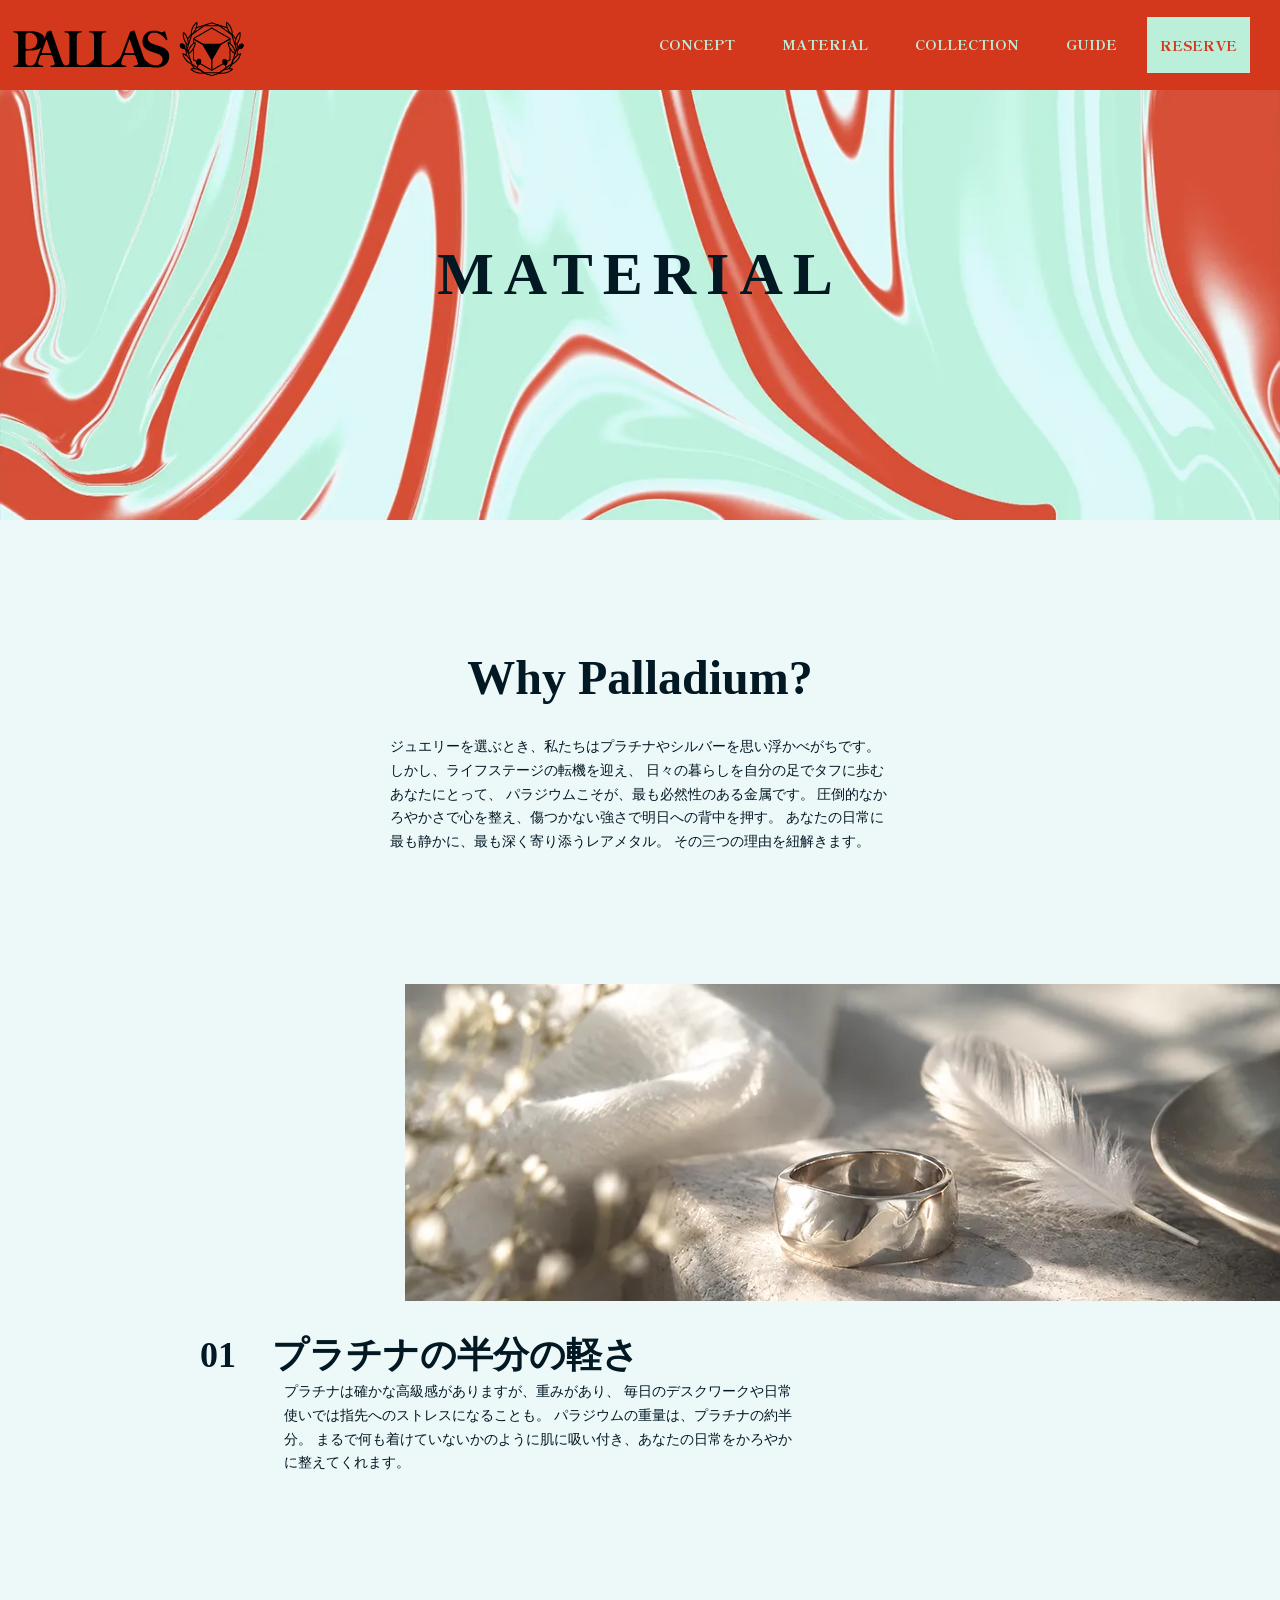
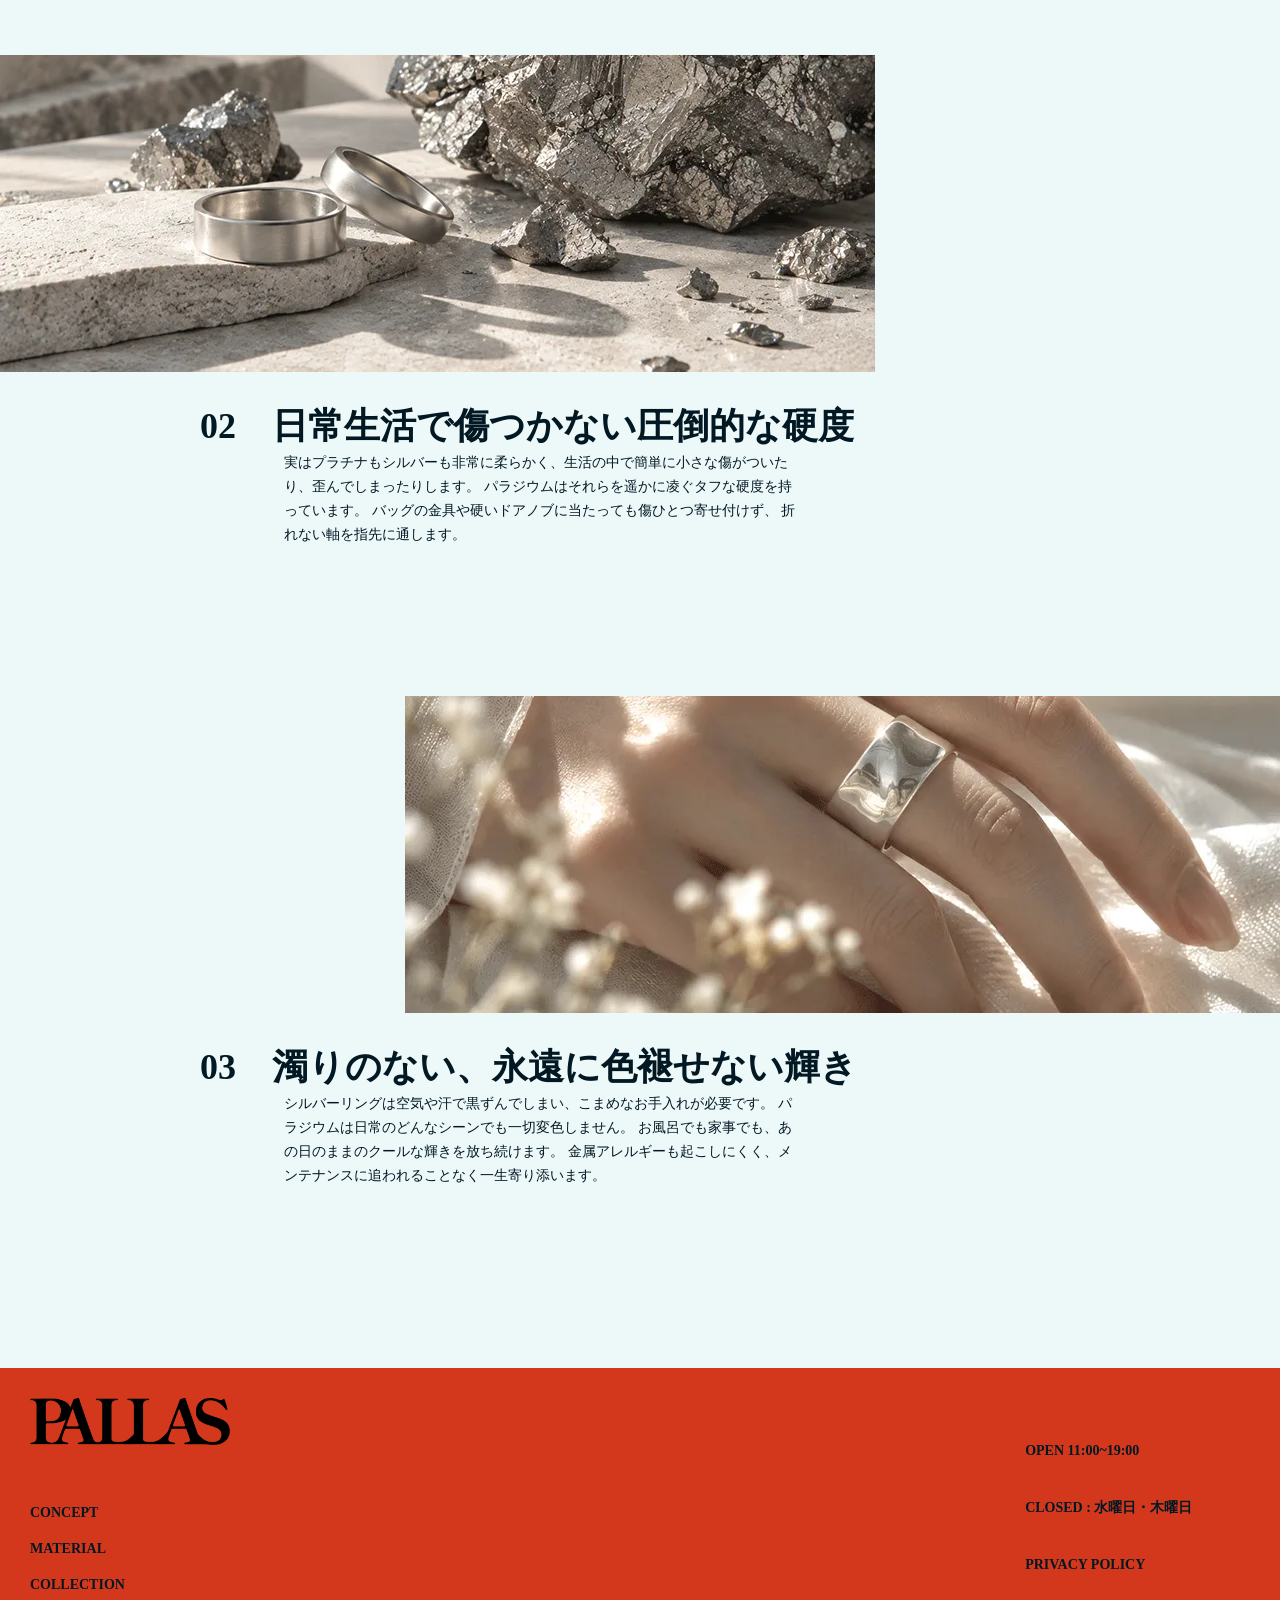
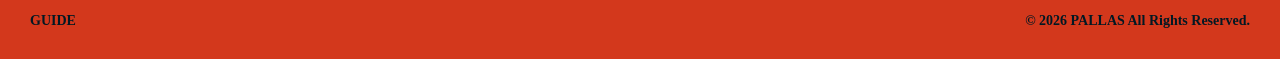
<file: material/index.html>
<!DOCTYPE HTML>
<html lang="ja">
<head><link rel="preconnect" href="https://fonts.googleapis.com">
<meta name="viewport" content="width=device-width, initial-scale=1">
<link rel="preconnect" href="https://fonts.gstatic.com" crossorigin>
<link href="https://fonts.googleapis.com/css2?family=Shippori+Antique&family=Shippori+Mincho+B1:wght@400;500;600;700;800&display=swap" rel="stylesheet">
<meta charset="utf-8">
<title>タイトル</title>
<link href="../css/reset.css" rel="stylesheet">
<link href="../css/style.css" rel="stylesheet">
</head>

<body>
<header>
    <div class="heder">
        <nav>
            <div class="rogo">
                <a href="../index.html">
                    <img src="../img/rogo-type.webp" alt="パラス" width="100%" height="100%">
                </a>
            </div>
           
            <div class="guronavi">
                <div class="guronavi">
                    <a href="../concept/index.html">
                        <p>CONCEPT</p>
                    </a>
                </div>
                <div class="guronavi">
                    <a href="../material/index.html">
                        <p>MATERIAL</p>
                    </a>
                </div>
                <div class="guronavi">
                    <a href="../collection/index.html">
                        <p>COLLECTION</p>
                    </a>
                </div>
                <div class="guronavi">
                    <a href="../guide/index.html">
                        <p>GUIDE</p>
                    </a>
                </div>
                <div class="reserve-top">
                     <a href="../reserve/index.html" >
                        <p>RESERVE</p>
                    </a>   
                </div>
            </div> 
           
        </nav>
    </div>
</header>
<main class="material">
    <section class="mate-top">
        <h2>MATERIAL</h2>
    </section>
    <section class="mate-contents">
        <div class="mate-why">
            <h2>Why Palladium?</h2>
            <p>
                ジュエリーを選ぶとき、私たちはプラチナやシルバーを思い浮かべがちです。
                しかし、ライフステージの転機を迎え、
                日々の暮らしを自分の足でタフに歩むあなたにとって、
                パラジウムこそが、最も必然性のある金属です。
                圧倒的なかろやかさで心を整え、傷つかない強さで明日への背中を押す。
                あなたの日常に最も静かに、最も深く寄り添うレアメタル。
                その三つの理由を紐解きます。
            </p>
        </div>
        <div class="mate-1img">
            <div>
                <img src="../img/p_07.webp"  alt="指輪と羽" width="875" height="317" >
            </div>
        </div>
        <div class="mate-1">
            <h3>
               01　プラチナの半分の軽さ 
            </h3>
            <p>
                プラチナは確かな高級感がありますが、重みがあり、
                毎日のデスクワークや日常使いでは指先へのストレスになることも。
                パラジウムの重量は、プラチナの約半分。
                まるで何も着けていないかのように肌に吸い付き、あなたの日常をかろやかに整えてくれます。
            </p>
        </div>  
        
        <div class="mate-2">
            <img src="../img/p_09.webp" alt="パラジウムと指輪が二つ" width="875" height="317">
            <div class="matetex">
                <h3>
                    02　日常生活で傷つかない圧倒的な硬度
                </h3>
                <p>
                実はプラチナもシルバーも非常に柔らかく、生活の中で簡単に小さな傷がついたり、歪んでしまったりします。
                    パラジウムはそれらを遥かに凌ぐタフな硬度を持っています。
                    バッグの金具や硬いドアノブに当たっても傷ひとつ寄せ付けず、
                    折れない軸を指先に通します。 
                </p>
            </div>
        </div>
        <div class="mate-1img">
           
            <img src="../img/p_11.webp" alt="指輪を嵌めた手" width="875" height="317">
        </div>
        <div class="mate-1">
            <h3>
                03　濁りのない、永遠に色褪せない輝き
            </h3>
             <p>
                シルバーリングは空気や汗で黒ずんでしまい、こまめなお手入れが必要です。
                パラジウムは日常のどんなシーンでも一切変色しません。
                お風呂でも家事でも、あの日のままのクールな輝きを放ち続けます。
                金属アレルギーも起こしにくく、メンテナンスに追われることなく一生寄り添います。
            </p>
            
        </div>
    </section>
</main>
<footer>
    
    <div class="footer-a">
        <div class="logo-f">
            <img src="../img/yubiwa_rogotype.webp" class="logo-f" alt="PALLAS" width="200" height="47">
        </div>
        <div>
            <a href="../concept/index.html">
                <p>CONCEPT</p>
            </a>
        </div>
        <div>
            <a href="../material/index.html">
                <p>MATERIAL</p>
            </a>
        </div>
        <div>
            <a href="../collection/index.html">
                <p>COLLECTION</p>
            </a>
        </div>
        <div>
            <a href="../guide/index.html">
                <p>GUIDE</p>
            </a>
        </div>
    </div>
    <div class="footer-b">
            <div>
            <p>OPEN 11:00~19:00</p>
            </div>
            <div>
            <p>CLOSED : 水曜日・木曜日</p>
            </div>
             <div>
                <a href="../privacy policy/index.html">
                    <p>PRIVACY POLICY</p>
                </a>
            </div>
            <div>
            <p>© 2026 PALLAS All Rights Reserved.</p>
            </div>
    </div>
    
</footer>
</body>
</html>
</file>
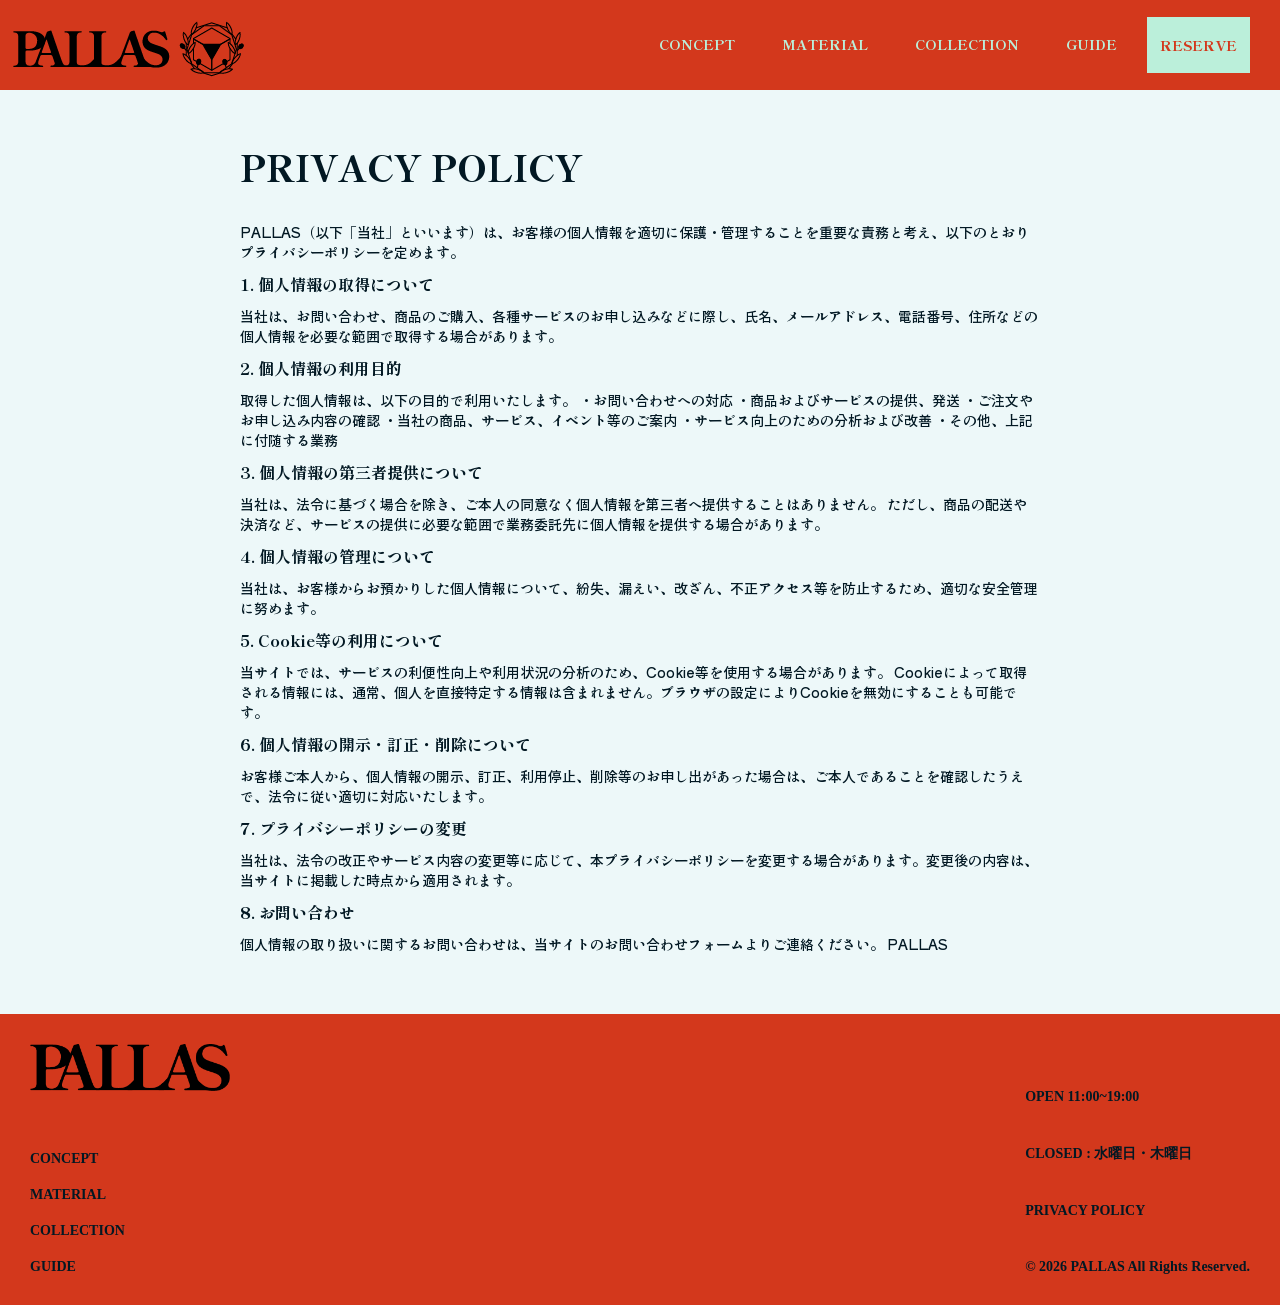
<file: privacy policy/index.html>
<!DOCTYPE HTML>
<html lang="ja">
<head>
<meta name="viewport" content="width=device-width, initial-scale=1">
<link rel="preconnect" href="https://fonts.googleapis.com">
<link rel="preconnect" href="https://fonts.gstatic.com" crossorigin>
<link href="https://fonts.googleapis.com/css2?family=Shippori+Antique&family=Shippori+Mincho+B1:wght@400;500;600;700;800&display=swap" rel="stylesheet">
<meta charset="utf-8">
<title>タイトル</title>
<link href="../css/reset.css" rel="stylesheet">
<link href="../css/style.css" rel="stylesheet">
</head>

<body>
<header>
    <div class="heder">
        <nav>
            <div class="rogo">
                <a href="../index.html">
                    <img src="../img/rogo-type.webp" alt="パラス" width="100%" height="100%">
                </a>
            </div>
           
            <div class="guronavi">
                <div class="guronavi">
                    <a href="../concept/index.html">
                        <p>CONCEPT</p>
                    </a>
                </div>
                <div class="guronavi">
                    <a href="../material/index.html">
                        <p>MATERIAL</p>
                    </a>
                </div>
                <div class="guronavi">
                    <a href="../collection/index.html">
                        <p>COLLECTION</p>
                    </a>
                </div>
                <div class="guronavi">
                    <a href="../guide/index.html">
                        <p>GUIDE</p>
                    </a>
                </div>
                <div class="reserve-top">
                     <a href="../reserve/index.html" >
                        <p>RESERVE</p>
                    </a>   
                </div>
            </div> 
           
        </nav>
    </div>
</header>
<main>
    <section class="privacy">
        <h2>PRIVACY POLICY</h2>
        <p>
            PALLAS（以下「当社」といいます）は、お客様の個人情報を適切に保護・管理することを重要な責務と考え、以下のとおりプライバシーポリシーを定めます。
        </p>
        <h3>1. 個人情報の取得について</h3>
        <p>当社は、お問い合わせ、商品のご購入、各種サービスのお申し込みなどに際し、氏名、メールアドレス、電話番号、住所などの個人情報を必要な範囲で取得する場合があります。</p>
        <h3>2. 個人情報の利用目的</h3>
         <p>取得した個人情報は、以下の目的で利用いたします。

            ・お問い合わせへの対応
            ・商品およびサービスの提供、発送
            ・ご注文やお申し込み内容の確認
            ・当社の商品、サービス、イベント等のご案内
            ・サービス向上のための分析および改善
            ・その他、上記に付随する業務</p>
        <h3>3. 個人情報の第三者提供について</h3>
         <p>当社は、法令に基づく場合を除き、ご本人の同意なく個人情報を第三者へ提供することはありません。

        ただし、商品の配送や決済など、サービスの提供に必要な範囲で業務委託先に個人情報を提供する場合があります。</p>
        <h3>4. 個人情報の管理について</h3>
         <p>当社は、お客様からお預かりした個人情報について、紛失、漏えい、改ざん、不正アクセス等を防止するため、適切な安全管理に努めます。</p>
        <h3>5. Cookie等の利用について</h3>
         <p>当サイトでは、サービスの利便性向上や利用状況の分析のため、Cookie等を使用する場合があります。

            Cookieによって取得される情報には、通常、個人を直接特定する情報は含まれません。ブラウザの設定によりCookieを無効にすることも可能です。</p>
        <h3>6. 個人情報の開示・訂正・削除について</h3>
         <p>お客様ご本人から、個人情報の開示、訂正、利用停止、削除等のお申し出があった場合は、ご本人であることを確認したうえで、法令に従い適切に対応いたします。</p>
        <h3>7. プライバシーポリシーの変更</h3>
         <p>当社は、法令の改正やサービス内容の変更等に応じて、本プライバシーポリシーを変更する場合があります。変更後の内容は、当サイトに掲載した時点から適用されます。</p>
        <h3>8. お問い合わせ</h3>
         <p>個人情報の取り扱いに関するお問い合わせは、当サイトのお問い合わせフォームよりご連絡ください。
            PALLAS
        </p>
    </section>
   

</main>
<footer>
    
    <div class="footer-a">
        <div class="logo-f">
            <img src="../img/yubiwa_rogotype.webp" class="logo-f" alt="PALLAS" width="200" height="47">
        </div>
        <div>
            <a href="../concept/index.html">
                <p>CONCEPT</p>
            </a>
        </div>
        <div>
            <a href="../material/index.html">
                <p>MATERIAL</p>
            </a>
        </div>
        <div>
            <a href="../collection/index.html">
                <p>COLLECTION</p>
            </a>
        </div>
        <div>
            <a href="../guide/index.html">
                <p>GUIDE</p>
            </a>
        </div>
    </div>
    <div class="footer-b">
            <div>
            <p>OPEN 11:00~19:00</p>
            </div>
            <div>
            <p>CLOSED : 水曜日・木曜日</p>
            </div>
            <div>
                <a href="../privacy policy/index.html">
                    <p>PRIVACY POLICY</p>
                </a>
            </div>
            <div>
            <p>© 2026 PALLAS All Rights Reserved.</p>
            </div>
    </div>
    
</footer>
</body>
</html>
</file>
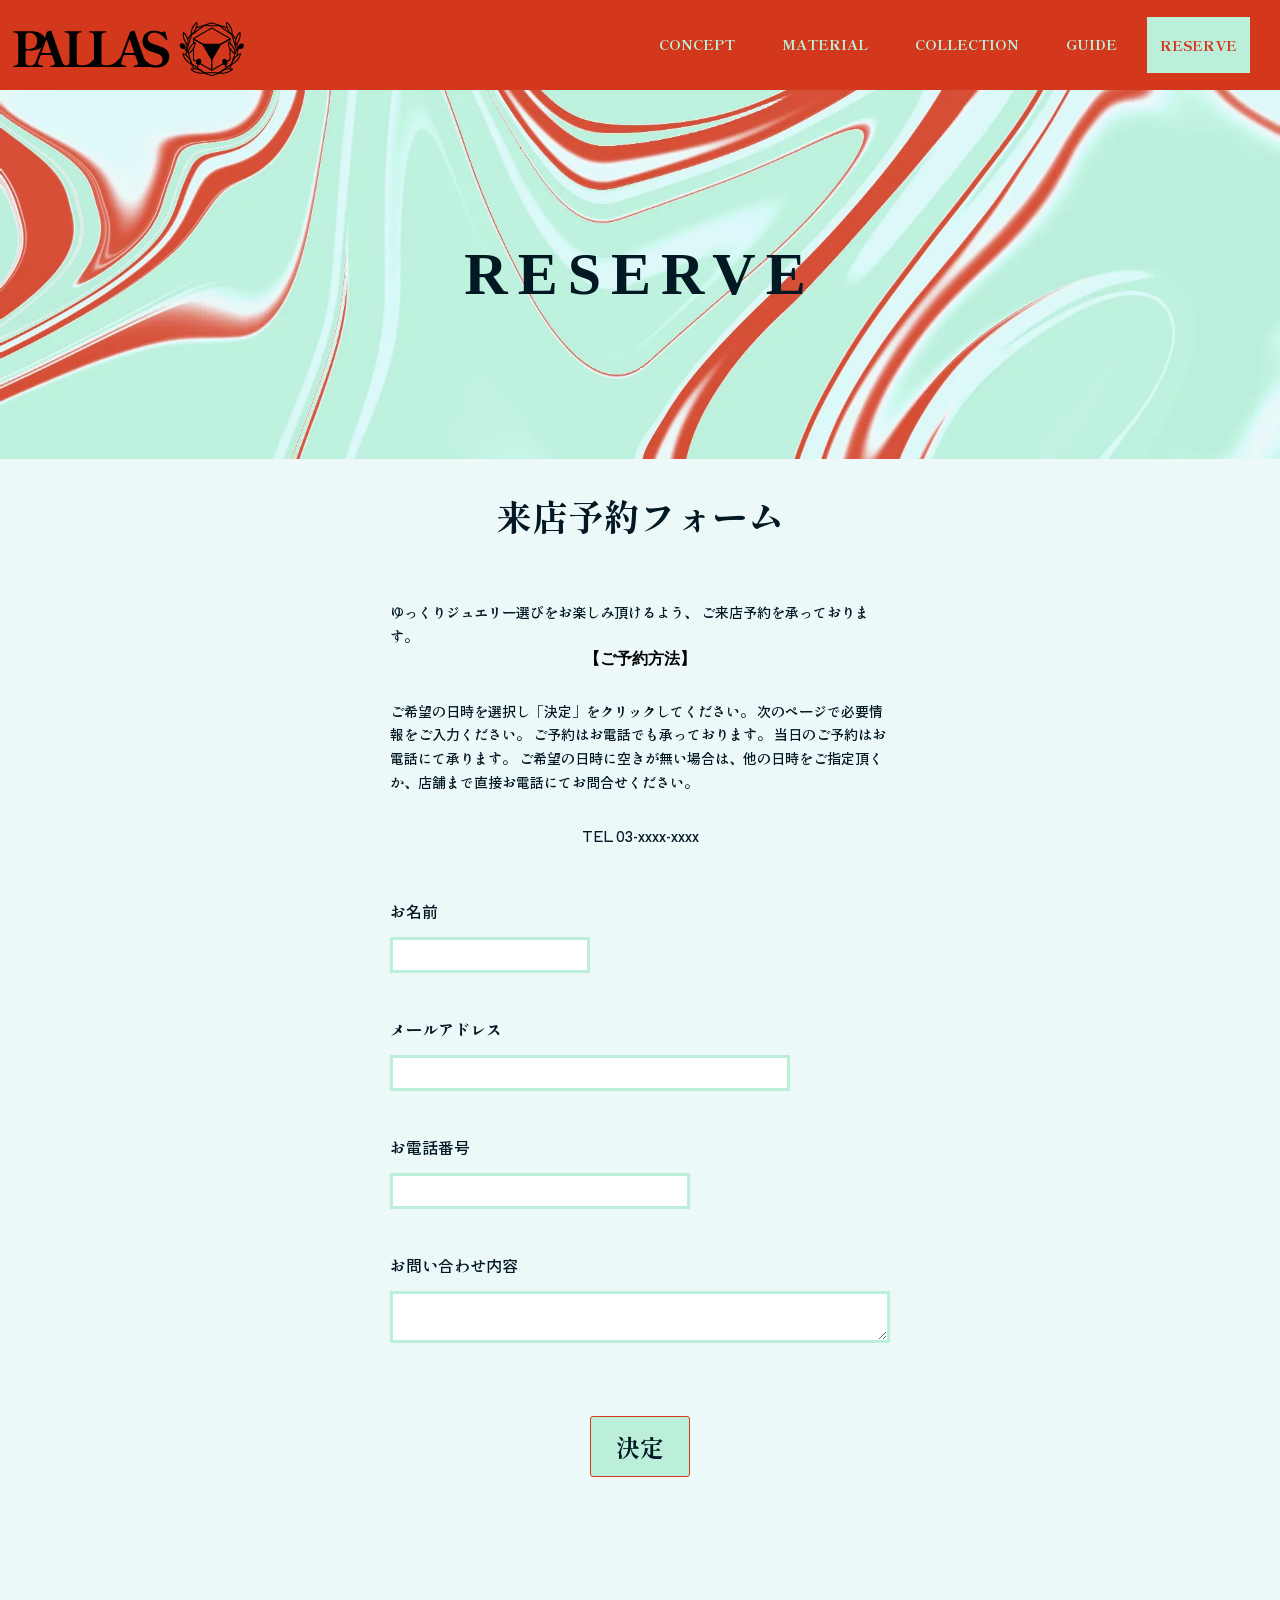
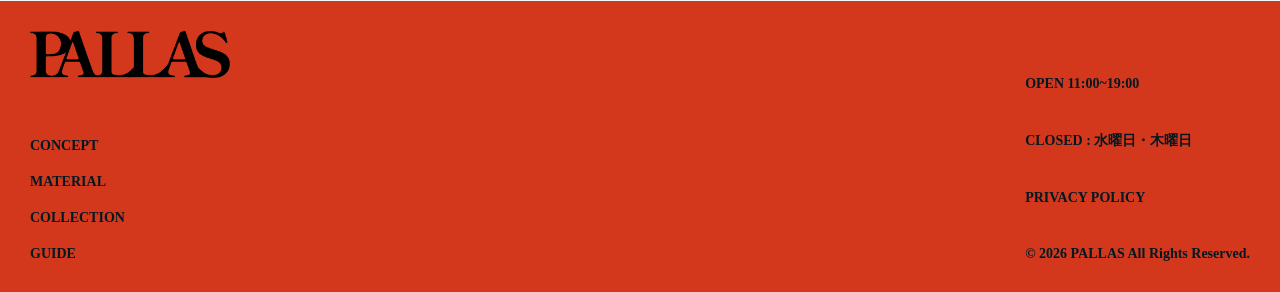
<file: reserve/index.html>
<!DOCTYPE HTML>
<html lang="ja">
<head><link rel="preconnect" href="https://fonts.googleapis.com">
<link rel="preconnect" href="https://fonts.gstatic.com" crossorigin>
<link href="https://fonts.googleapis.com/css2?family=Shippori+Antique&family=Shippori+Mincho+B1:wght@400;500;600;700;800&display=swap" rel="stylesheet">
<meta charset="utf-8">
<meta name="viewport" content="width=device-width, initial-scale=1.0">
<title>タイトル</title>
<link href="../css/reset.css" rel="stylesheet">
<link href="../css/style.css" rel="stylesheet">
</head>

<body>
<header>
    <div class="heder">
        <nav>
            <div class="rogo">
                <a href="../index.html">
                    <img src="../img/rogo-type.webp" alt="パラス" width="100%" height="100%">
                </a>
            </div>
           
            <div class="guronavi">
                <div class="guronavi">
                    <a href="../concept/index.html">
                        <p>CONCEPT</p>
                    </a>
                </div>
                <div class="guronavi">
                    <a href="../material/index.html">
                        <p>MATERIAL</p>
                    </a>
                </div>
                <div class="guronavi">
                    <a href="../collection/index.html">
                        <p>COLLECTION</p>
                    </a>
                </div>
                <div class="guronavi">
                    <a href="../guide/index.html">
                        <p>GUIDE</p>
                    </a>
                </div>
                <div class="reserve-top">
                     <a href="../reserve/index.html" >
                        <p>RESERVE</p>
                    </a>   
                </div>
            </div> 
           
        </nav>
    </div>
</header>
<main class="reserve">
    <section class="re-top">
        <h1>RESERVE</h1>
    </section>
    <section class="form-tx">
        <h2>来店予約フォーム</h2>
        <p>ゆっくりジュエリー選びをお楽しみ頂けるよう、
            ご来店予約を承っております。
        </p>
        <h3>【ご予約方法】</h3>
        <p>ご希望の日時を選択し「決定」をクリックしてください。

            次のページで必要情報をご入力ください。

            ご予約はお電話でも承っております。

            当日のご予約はお電話にて承ります。

            ご希望の日時に空きが無い場合は、他の日時をご指定頂くか、店舗まで直接お電話にてお問合せください。
               
        </p>
        <p class="tel">TEL 03-xxxx-xxxx</p>
    </section>
    <form class="input">
       
        
        <div class="textbox">
            <label for="name">お名前</label><br>
            <input type="text" id="name" name="name">
        </div>
        <div class="textbox">
            <label for="email">メールアドレス</label><br>
            <input type="email" id="email" name="email">
            
        </div>
        <div class="textbox">
            <label for="name">お電話番号</label><br>
            <input type="tel" id="tel" name="tel">
            
        </div>
        <div class="textbox">
            <label for="message">お問い合わせ内容</label><br>
            <textarea id="message" name="message"></textarea>
            
        </div>
        <div class="formbtn">
            <input type="submit" value="決定">
        </div>
        

    </form>

</main>
<footer>
    
    <div class="footer-a">
        <div class="logo-f">
            <img src="../img/yubiwa_rogotype.webp" class="logo-f" alt="PALLAS" width="200" height="47">
        </div>
        <div>
            <a href="../concept/index.html">
                <p>CONCEPT</p>
            </a>
        </div>
        <div>
            <a href="../material/index.html">
                <p>MATERIAL</p>
            </a>
        </div>
        <div>
            <a href="../collection/index.html">
                <p>COLLECTION</p>
            </a>
        </div>
        <div>
            <a href="../guide/index.html">
                <p>GUIDE</p>
            </a>
        </div>
    </div>
    <div class="footer-b">
            <div>
            <p>OPEN 11:00~19:00</p>
            </div>
            <div>
            <p>CLOSED : 水曜日・木曜日</p>
            </div>
            <div>
                <a href="../privacy policy/index.html">
                    <p>PRIVACY POLICY</p>
                </a>
            </div>
            <div>
            <p>© 2026 PALLAS All Rights Reserved.</p>
            </div>
    </div>
    
</footer>
</body>
</html>
</file>
<file: css/style.css>
@charset "utf-8";
/* CSS Document */
img {
  max-width: 100%;
  height: auto;
}

body{
    background-color: #edf8f9;
}

a:link{
    color: #bbefda;
    text-decoration:none ;
}
a:visited{
    color: #bbefda;
    text-decoration:none ;
}
a:hover{
    color: #d3381c;
}
a:active{
    color: #edf8f9;
}
.mv{
    background-image: url(../img/mv_06.webp);
    background-size:cover;
    background-position:center;
    height:100vh;
    
}
.heder{
     background-color: #d3381c;
     
}
nav{
     display: flex;
}

.rogo{
    margin-right: auto;
    padding: 13px;
}
.guronavi{
    display: flex;
    font-size: 14px;
    font-family: "Shippori Mincho B1", serif;
    font-weight: 800;
    font-style: normal;
    margin-right: 13px;
    padding: 17px;
}

.reserve-top{
    background-color: #bbefda;
    width: fit-content;
    height:fit-content;
    padding: 18px 13px 18px 13px ;
   a:link{
    color: #d3381c;
    text-decoration:none ;
}
a:visited{
    color: #d3381c;
    text-decoration:none ;
}
a:hover{
    color: #314595;
}
a:active{
    color: #d3381c;
}
}

main{
   background-color: #edf8f9; 
    
}
.concept{
    background-image: url(../img/top_08.webp);
    background-repeat:repeat-y;
    background-size:100% 100%;
    background-position:center;
    display: flex;
    margin-bottom: 150px;
   
    
}
.concept-top{
    background-color:#edf8f9;
    width: fit-content;
    margin: 0 auto;
    padding: 150px 165px; 
    h2{color:#021823 ;
    font-size: 45px;
    font-family: "Shippori Mincho B1", serif;
    font-weight: 600;
    width: fit-content;
    margin: 0 auto 70px auto;}
}
.copy{
    color:#021823 ;
    font-size: 24px;
    font-family: "Shippori Mincho B1", serif;
    font-weight: 600;
    font-style: normal;
    width: fit-content;
    margin: 0 auto 50px auto ;
    

}
.concept-p{
    
    width: 500px;
    margin: 50px auto;
   
}
.tx{
     color:#021823 ;
    font-size: 14px;
    font-family: "Shippori Antique", serif;
    font-weight: 400;
    font-style: normal;
    line-height: 170%;
}
.y1{
     color:#021823 ;
    font-size: 36px;
    font-family: "Shippori Mincho B1 ", serif;
    font-weight: 800;
    font-style: normal;
     display: flex;
    flex-direction: row;
    justify-content: flex-end;
    align-items: flex-end;
   }
.y1 a:link{
    color: #021823;
    text-decoration:none ;
}
.y1 a:visited{
    color: #021823;
    text-decoration:none ;
}
.y1 a:hover{
    color: #d3381c;
}
.y1 a:active{
    color: #edf8f9;
}
.y2{
    margin-bottom: 11px;
}




.matete{
    max-width: 1000px;
    margin: 0 auto;
    background-color: #bbefda;
    padding: 30px;
    display: flex;
   
}
.why{
    color:#021823 ;
    font-size: 48px;
    font-family: "Shippori Mincho B1 ", serif;
    font-weight: 800;
    font-style: normal;
    margin-bottom: 120px;
}
.matetx{
    text-shadow:2px 2px 50px rgb(240, 240, 232); 
}

.collection{
    margin: 150px 0;
}
.collection-h2{
     color:#021823 ;
    font-size: 48px;
    font-family: "Shippori Mincho B1 ", serif;
    font-weight: 800;
    font-style: normal;
    width: 305px;
    margin: 0 auto;
}
.item{
    display: flex;
    flex-direction: row;
    justify-content: space-evenly;
    align-items: center;
    margin: 80px 0 ;
}

.item-line{
    box-shadow:20px 20px 0px 0px  #314595;
    margin-bottom: 40px;
}
.item-line2{
    color:#021823 ;
    font-size: 36px;
    font-family: "Shippori Mincho B1 ", serif;
    font-weight: 800;
    font-style: normal;
}

.shop{
    background-image: url(../img/08.webp);
    background-size:cover;
    background-position:center;
    height:100vh;   
    display: flex;
    flex-direction: column;
    justify-content: center;
    align-items:center ;
    gap: 30px;
    padding-top: 0px;
}
.shop-top{
    color:#edf8f9 ;
    font-size: 48px;
    font-family: "Shippori Mincho B1 ", serif;
    font-weight: 800;
    font-style: normal;
    text-shadow: 0.5px 0.5px 3px #021823;
}
.shop-copy{
    color:#edf8f9 ;
    font-size: 36px;
    font-family: "Shippori Mincho B1 ", serif;
    font-weight: 800;
    font-style: normal;
    text-shadow: 0.5px 0.5px 3px #021823;
}
.shop-text{
    color:#edf8f9 ;
    font-size: 14px;
    font-family: "Shippori Antique ", serif;
    font-weight: 400;
    font-style: normal;
    line-height:  400%; 
    text-shadow: 0.5px 0.5px 3px #021823;
    width: 590px;
}   
.map{
    display: flex;
    flex-direction: column;
    justify-content: center;
    align-items: center;
    gap: 40px;
    padding: 40px 0 150px 0;
    
}
.map-h2{
    color:#021823 ;
    font-size: 48px;
    font-family: "Shippori Mincho B1 ", serif;
    font-weight: 800;
    font-style: normal;
}
.addres{
    color:#021823 ;
    font-size: 14px;
    font-family: "Shippori Mincho B1 ", serif;
    font-weight: 800;
    font-style: normal;
   
}
footer{
    background-color: #d3381c;
    padding: 30px ;
    display: flex;
    flex-direction: row;
    justify-content:space-between;
    align-items: flex-end;
    column-gap: 100px;
    color:#021823 ;
    font-size: 14px;
    font-family: "Shippori Mincho B1 ", serif;
    font-weight: 800;
    font-style: normal;
    
}
footer a:link{
    color: #021823;
    text-decoration:none ;
}
footer a:visited{
    color: #021823;
    text-decoration:none ;
}
footer a:hover{
    color: #bbefda;
}
footer a:active{
    color: #edf8f9;
}
.logo-f{
    margin-bottom: 20px;
}
.footer-a{
    display: flex;
    flex-direction: column;
    gap: 20px;
}
.footer-b{
    display: flex;
    flex-direction: column;
    gap: 40px;
}
/*ここからコンセプトぺーじ*/
.con{
    margin-bottom: 60px;

}
.con-top{
    background-image: url(../img/concept_02.webp);
    background-size:cover;
    background-position:center;
    height: 430px;
    padding-top: 150px;
    
    h2{color:#021823 ;
    font-size: 60px;
    font-family: "Shippori Mincho B1 ", serif;
    font-weight: 800;
    font-style: normal;
    letter-spacing: 10px;
    width: fit-content;
    margin: 0 auto;}
}


.contens-con{
   display: flex;
  
   padding: 30px;
    margin: 200px 0 ;
}
.con-p{
      color:#021823 ;
    font-size: 14px;
    font-family: "Shippori Antique", serif;
    font-weight: 400;
    font-style: normal;
   margin-right: 30px;
}

.con-h2{
    color:#021823 ;
    font-size: 36px;
    font-family: "Shippori Mincho B1 ", serif;
    font-weight: 500;
    font-style: normal;
    margin: 0 0 55px 0;
}
.con-rebtn{
   margin-top: 50px;
  
}
.con-im1-2{
    margin-top: 37px;
   padding-right: 37px ;
}
.con-im2{
    padding-top: 170px;
}   
.con-im2-1{
    margin-bottom: 37px;
}

/*ここからまてりある*/
.material{
    margin-bottom: 150px;
}
.material h3{
color:#021823 ;
    font-size: 36px;
    font-family: "Shippori Mincho B1 ", serif;
    font-weight: 800;
    font-style: normal;
}
.material p{
    color:#021823 ;
    font-size: 14px;
    font-family: "Shippori Antique ", serif;
    font-weight: 400;
    font-style: normal;
    line-height: 170%;
}
.mate-top{
    background-image: url(../img/para_02.webp);
    background-size:cover;
    background-position:center;
    height: 430px;;
    padding-top: 150px;
    
}
 .mate-top h2{
   color:#021823 ;
    font-size: 60px;
    font-family: "Shippori Mincho B1 ", serif;
    font-weight: 800;
    font-style: normal;
    letter-spacing: 10px;
    width: fit-content;
    margin: 0 auto;
}
.mate-why{
    display: flex;
    flex-direction: column;
    justify-content: center;
    align-items: center;
    gap: 30px;
    padding: 30px;
    margin: 100px 0;
}
.mate-why h2{
    color:#021823 ;
    font-size: 48px;
    font-family: "Shippori Mincho B1 ", serif;
    font-weight: 800;
    font-style: normal;
}
.mate-why p{
     width: 500px;
}

.mate-1img{
    display: flex;
    flex-direction: row;
    justify-content:end;
    
}
.mate-1{
    padding: 30px 200px;
    p{
        padding-left: 6em;
    }
    
}
.mate-1 p{
    width: 600px;
    margin-right: 100px;
}
.mate-2{
    margin: 150px 0;
}
.matetex{
    padding:30px 0 0 200px;
  p{padding-left: 6em;
    width: 600px;}
    
}




/*コレクション*/
.collection-h2{
    color:#021823 ;
    font-size: 60px;
    font-family: "Shippori Mincho B1 ", serif;
    font-weight: 800;
    font-style: normal;
    letter-spacing: 10px;
    width: fit-content;
    margin: 0 auto;
}
.collections h3{
    color:#021823 ;
    font-size: 36px;
    font-family: "Shippori Mincho B1 ", serif;
    font-weight: 800;
    font-style: normal;
    margin: 0 auto;
    width: 50px;

}
.collections p{
   color:#021823 ;
    font-size: 16px;
    font-family: "Shippori Mincho B1 ", serif;
    font-weight: 800;
    font-style: normal; 
    margin: 0 auto;
    width: 100px;
}
.items p{
    color:#021823 ;
    font-size: 14px;
    font-family: "Shippori Antique ", serif;
    font-weight: 400;
    font-style: normal;
    line-height: 170%;
    width: 250px;
}
.item-halo{
    display: flex;
    flex-direction: row;
    justify-content: space-evenly;
    margin-bottom: 100px;
}
.coll-rebtn{
    margin: 0 auto;
    width: 276px;
    padding: 100px;
}
/*アイテム*/
.aura-2h3{
    color:#021823 ;
    font-size: 16px;
    font-family: "Shippori Mincho B1", serif;
    font-weight: 800;
    font-style: normal; 
    margin: 30px 0;
}
.aura-2p{
     color:#021823 ;
    font-size: 14px;
    font-family: "Shippori Antique", serif;
    font-weight: 400;
    font-style: normal;
    line-height: 170%;
    width: 500px;
}
.aura-1{
    display: flex;
    flex-direction: row;
   justify-content: space-evenly;
   margin: 100px 0;
}
.item-y{
     color:#021823 ;
    font-size: 36px;
    font-family: "Shippori Mincho B1 ", serif;
    font-weight: 800;
    font-style: normal;
     display: flex;
    flex-direction: row;
    justify-content: flex-end;
   align-items: flex-end;
   margin: 30px 0;
}
.item-y1 a:link{
    color: #021823;
    text-decoration:none ;
}
.item-y1 a:visited{
    color: #021823;
    text-decoration:none ;
}
.item-y1 a:hover{
    color: #d3381c;
}
.item-y1 a:active{
    color: #edf8f9;
}
.item-y2{
    margin-bottom: 11px;
}

/*ガイド*/

.guide-top{
    background-image:url(../img/back.webp);
    background-repeat:repeat-y;
    background-size:100% 100%;
    background-position:center;
   
   
   
}
.guide-1{
    background-color: #edf8f9;
    width: 900px;
    margin: 0 auto;
    padding: 100px;  
    display: flex;
    flex-direction: column;
    gap: 50px;
   
}
.guide-h1{
     color:#021823 ;
    font-size: 60px;
    font-family: "Shippori Mincho B1 ", serif;
    font-weight: 800;
    font-style: normal;
    letter-spacing: 10px;
    width: fit-content;
    margin: 0 auto;
    padding: 150px;
}
.guide-1 h2{
    color:#021823 ;
    font-size: 36px;
    font-family: "Shippori Mincho B1 ", serif;
    font-weight: 800;
    font-style: normal;
    text-align: center;
    

}
.guide-top p{
    color:#021823 ;
    font-size: 14px;
    font-family: "Shippori Antique", serif;
    font-weight: 400;
    font-style: normal;
    line-height: 170%;
    text-align: center;
   
}

.reserve{
    display: flex;
    flex-direction: column;
    justify-content: center;
    
}

.re-top{
     background-image:url(../img/back.webp);
    background-size:cover;
    background-position:center;
    h1{
        color:#021823 ;
    font-size: 60px;
    font-family: "Shippori Mincho B1 ", serif;
    font-weight: 800;
    font-style: normal;
    letter-spacing: 10px;
    width: fit-content;
    margin: 0 auto;
    padding: 150px;
    }
}
.form-tx{
    display: flex;
    flex-direction: column;
    justify-content: center;
    align-items: center;
    margin-bottom: 50px;
}
.form-tx h2{
     color:#021823 ;
    font-size: 36px;
    font-family: "Shippori Mincho B1", serif;
    font-weight: 800;
    font-style: normal;
    margin: 30px;
}
.form-tx p{
    margin-top: 30px;
     color:#021823 ;
    font-size: 14px;
    font-family: "Shippori Antique", serif;
    font-weight: 400;
    font-style: normal;
    line-height: 170%;
    width: 500px;
}
.tel{
    text-align: center;
    color:#021823 ;
    font-size: 20px;
    font-family: "Shippori Mincho B1", serif;
    font-weight: 400;
    font-style: normal;
    line-height: 170%;
    width: 500px;
}
.input{
    text-align: left;
    width: fit-content;
    margin: 0 auto 100px auto;
  display: flex;
  flex-direction: column;
  gap: 30px;
}
.textbox{
     color:#021823 ;
    font-size: 16px;
    font-family: "Shippori Antique", serif;
    font-weight: 400;
    font-style: normal;
    
}
.dete{
    width: 100%;
}
input[type="text"] {
    width: 200px;
    font-size: 14px;
    margin: 1em 0; 
    padding: 0.5em;
    border: 3px solid #bbefda;
}
input[type="email"] {
    width: 400px;
    font-size: 14px;
    margin: 1em 0; 
    padding: 0.5em;
    border: 3px solid #bbefda;
}
input[type="tel"] {
    width: 300px;
    font-size: 14px;
    margin: 1em 0; 
    padding: 0.5em;
    border: 3px solid #bbefda;
}
textarea {
    width: 500px;
    font-size: 14px;
    margin: 1em 0; 
    padding: 0.5em;
    border: 3px solid #bbefda;
}
input[type="submit"]{
    background-color: #bbefda;
    color: #021823;
    font-family: "Shippori Mincho B1", serif;
    font-weight: 800;
    font-style: normal;
    width: 100px;
    font-size: 24px;
    margin: 1em 0; 
    padding: 0.5em;
    border: 1px solid #d3381c;
    border-radius: 3px;
}
.formbtn{
    width: fit-content;
    margin: 0 auto;

}


.privacy h2{
  color:#021823 ;
    font-size: 36px;
    font-family: "Shippori Mincho B1", serif;
    font-weight: 800;
    font-style: normal;  
    margin-bottom: 30px;
}
.privacy h3{
  color:#021823 ;
    font-size: 16px;
    font-family: "Shippori Mincho B1", serif;
    font-weight: 800;
    font-style: normal;  
    margin-bottom: 10px;
}
.privacy p{
  color:#021823 ;
    font-size: 14px;
    font-family: "Shippori Antique", serif;
    font-weight: 400;
    font-style: normal; 
    margin-bottom: 10px; 
}
.privacy{
    width: 900px;
    margin: 0 auto;
    padding: 50px;
  }
@media(max-width:750px;){
  display:none;
}
</file>
